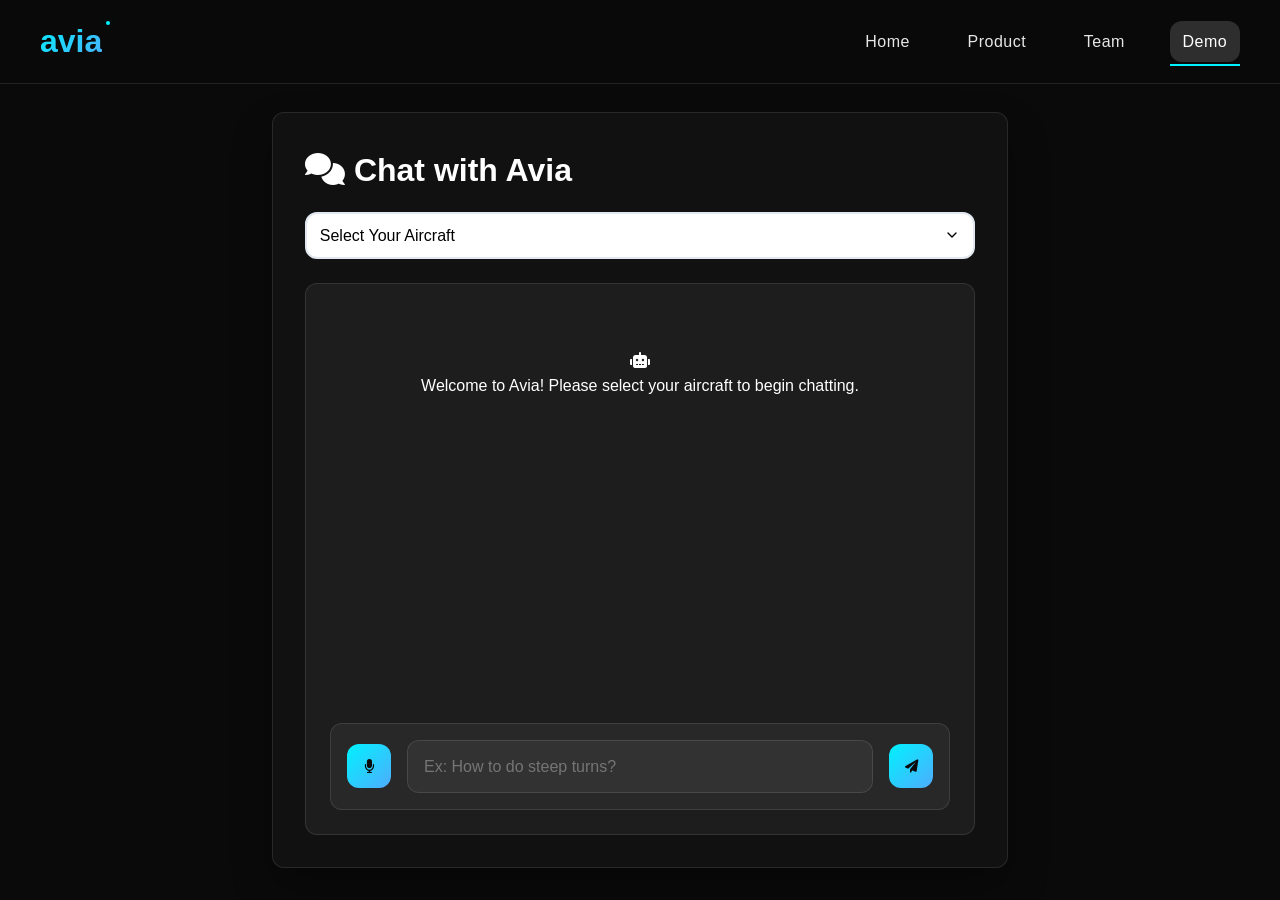
<file: avia-web/index.html>
<!DOCTYPE html>
<html lang="en">
<head>
    <meta charset="UTF-8">
    <meta name="viewport" content="width=device-width, initial-scale=1.0">
    <title>Avia - Chat Interface</title>
    <link rel="stylesheet" href="../styles.css">
    <link rel="stylesheet" href="styles.css">
    <link rel="stylesheet" href="https://cdnjs.cloudflare.com/ajax/libs/font-awesome/6.0.0/css/all.min.css">
</head>
<body>
    <nav>
        <div class="container">
            <div class="logo">avia<span class="logo-dot"></span></div>
            <div class="nav-links">
                <a href="../index.html">Home</a>
                <a href="../product.html">Product</a>
                <a href="../team.html">Team</a>
                <a href="index.html" class="active">Demo</a>
            </div>
            <button class="mobile-menu-btn">
                <span></span>
                <span></span>
                <span></span>
            </button>
        </div>
    </nav>

    <main>
        <div class="llm-section">
            <div class="header-section">
                <h1><i class="fas fa-comments"></i> Chat with Avia</h1>
                <div class="aircraft-selection">
                    <select id="aircraftSelect" onchange="selectAircraft(this.value)" class="aircraft-dropdown">
                        <option value="" disabled selected>Select Your Aircraft</option>
                        <option value="C172">Cessna 172</option>
                        <option value="SR22">Cirrus SR20/SR22</option>
                    </select>
                </div>
            </div>

            <div class="chat-interface">
                <div class="chat-messages" id="chat-messages">
                    <div class="welcome-message">
                        <i class="fas fa-robot robot-icon"></i>
                        <p>Welcome to Avia! Please select your aircraft to begin chatting.</p>
                    </div>
                </div>
                <div class="input-area">
                    <button id="recordButton" class="record-btn" title="Start Recording">
                        <i class="fas fa-microphone"></i>
                    </button>
                    <input type="text" id="textInput" placeholder="Ex: How to do steep turns?">
                    <button onclick="sendMessage()" class="send-btn" title="Send Message">
                        <i class="fas fa-paper-plane"></i>
                    </button>
                </div>
            </div>
        </div>
    </main>

    <script src="script.js"></script>
</body>
</html>
</file>
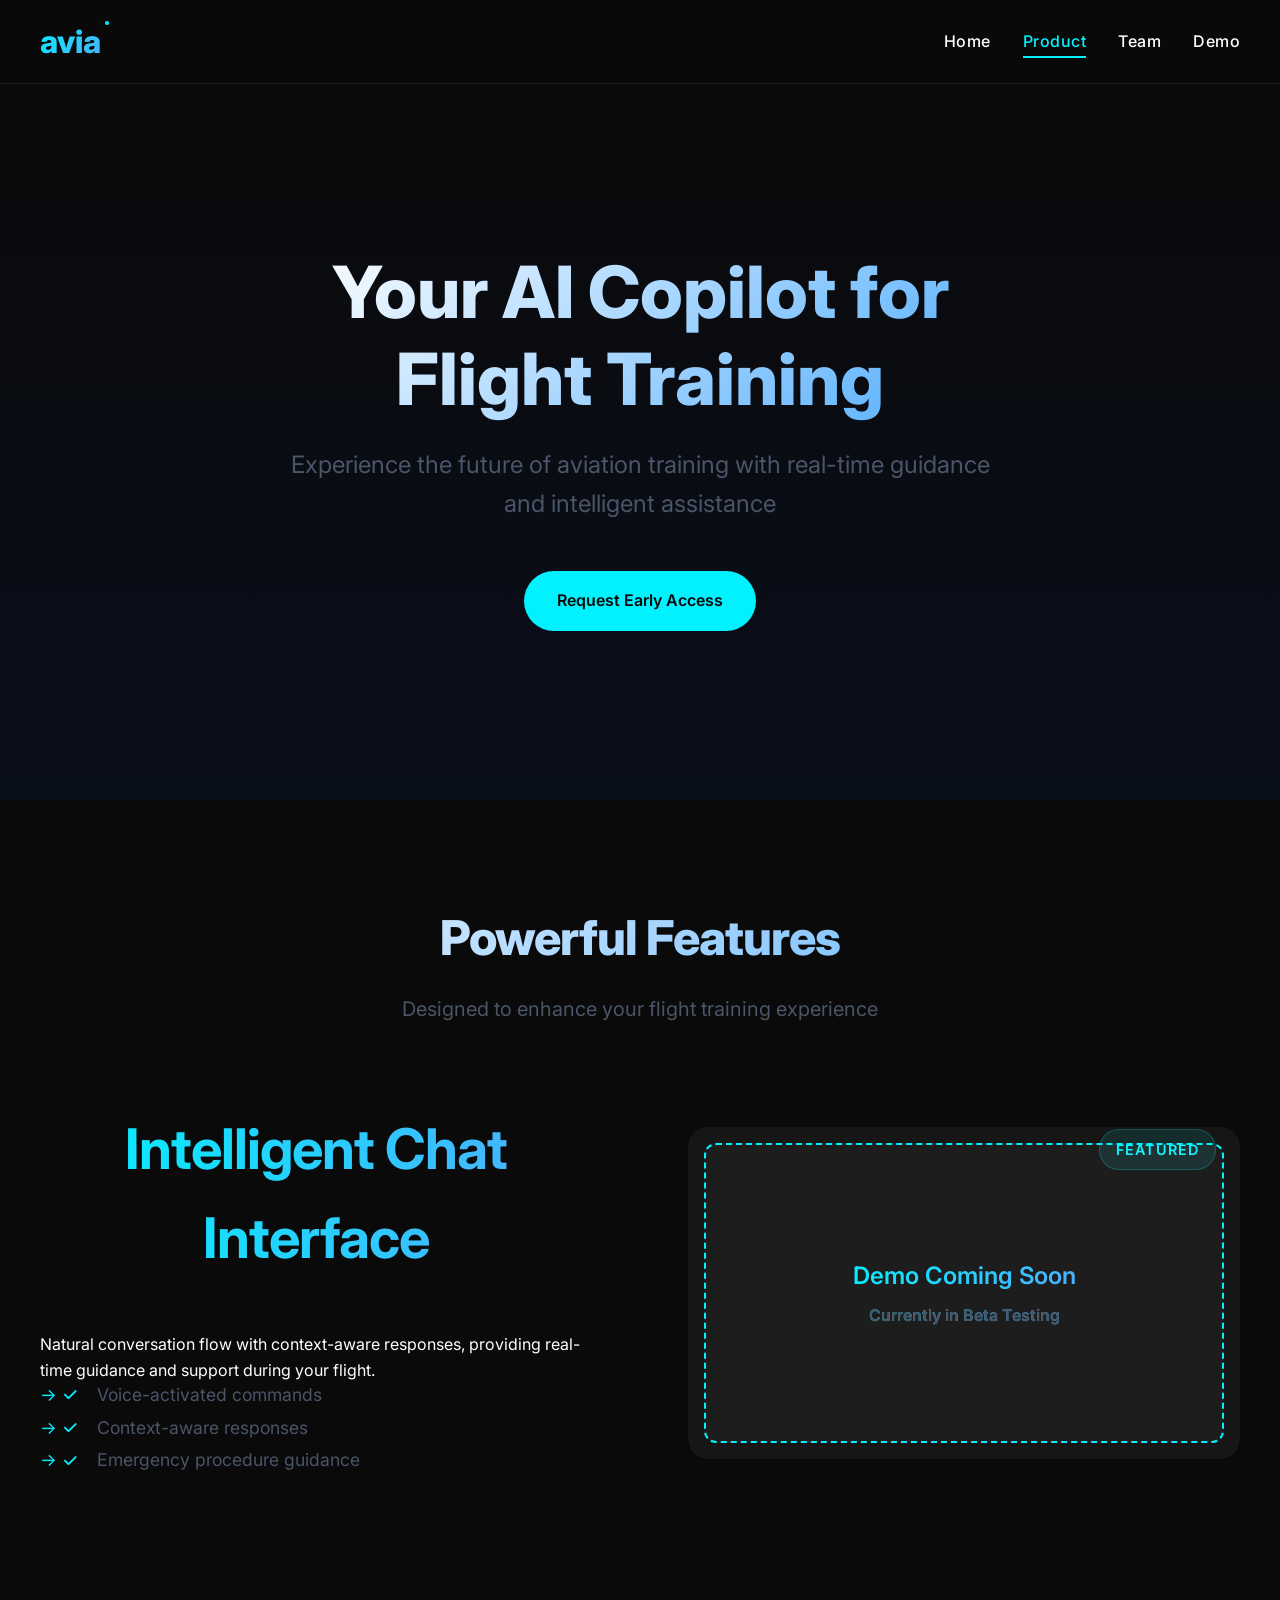
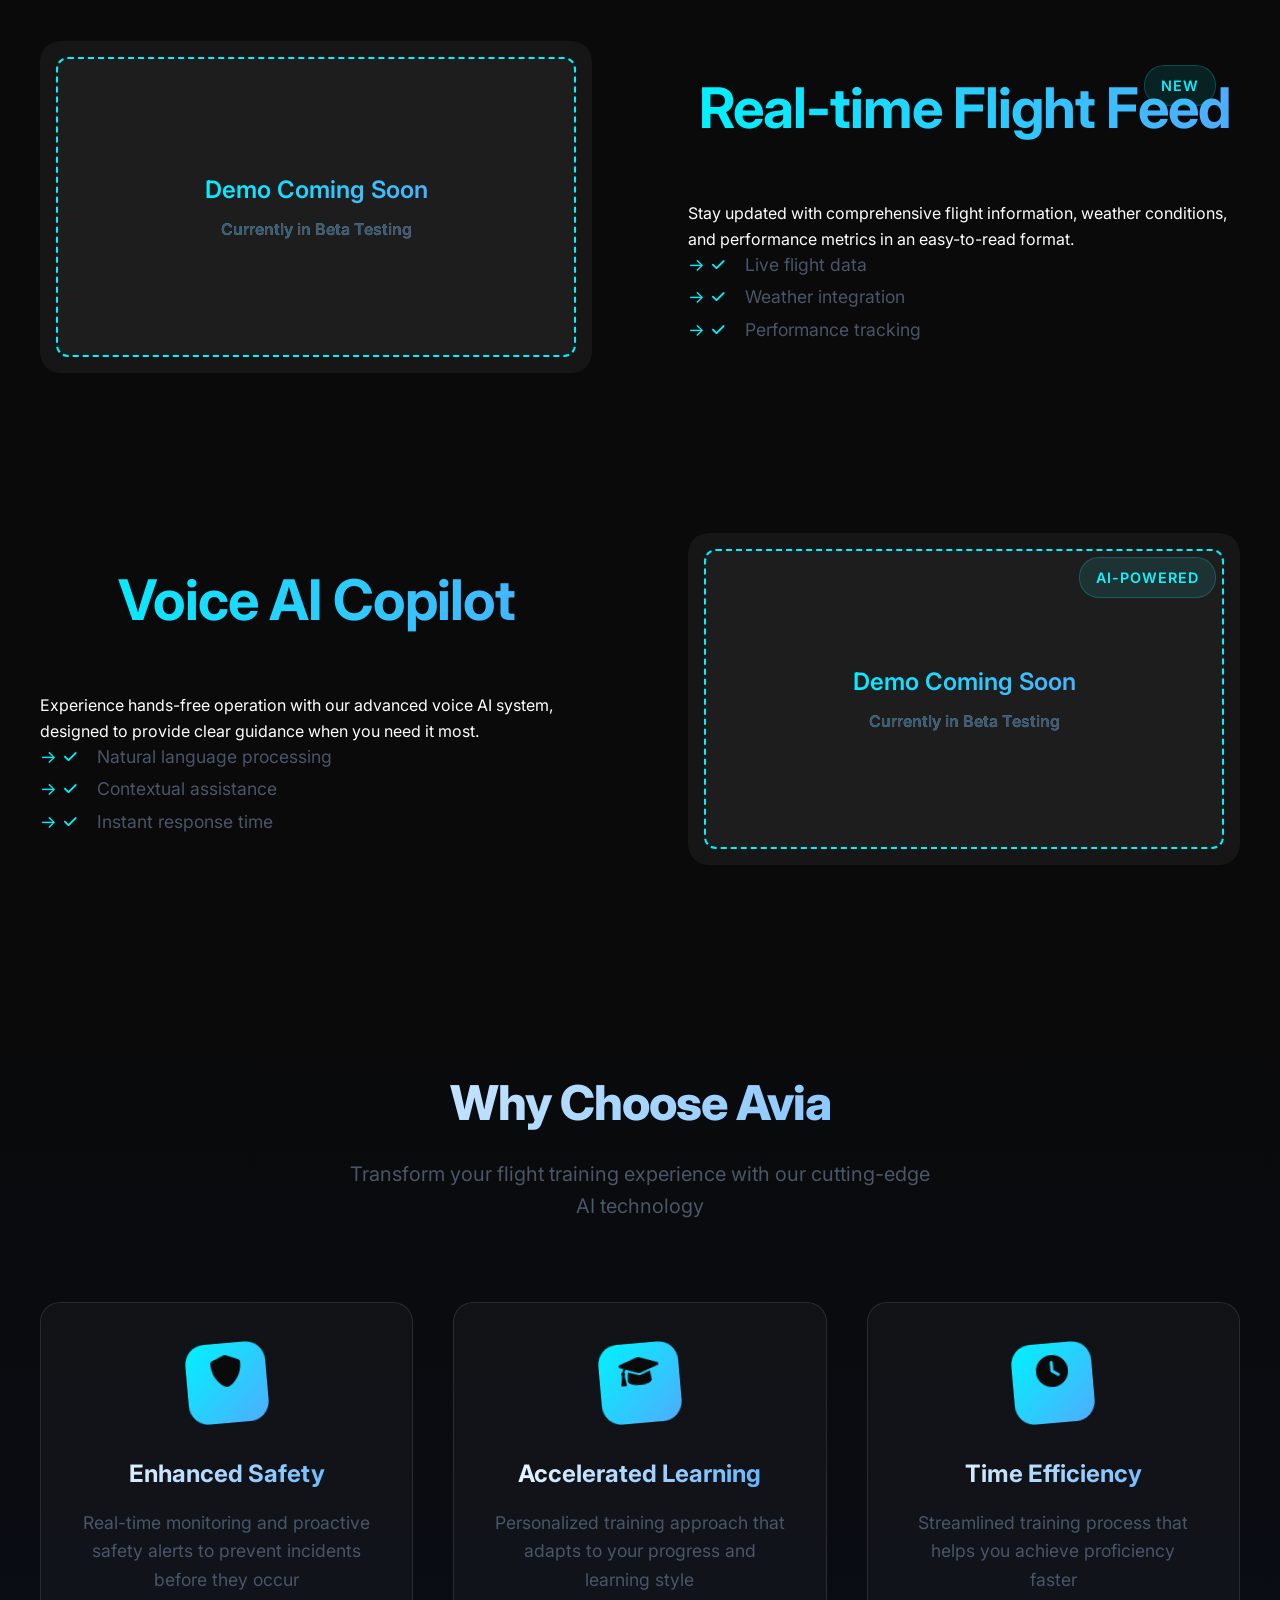
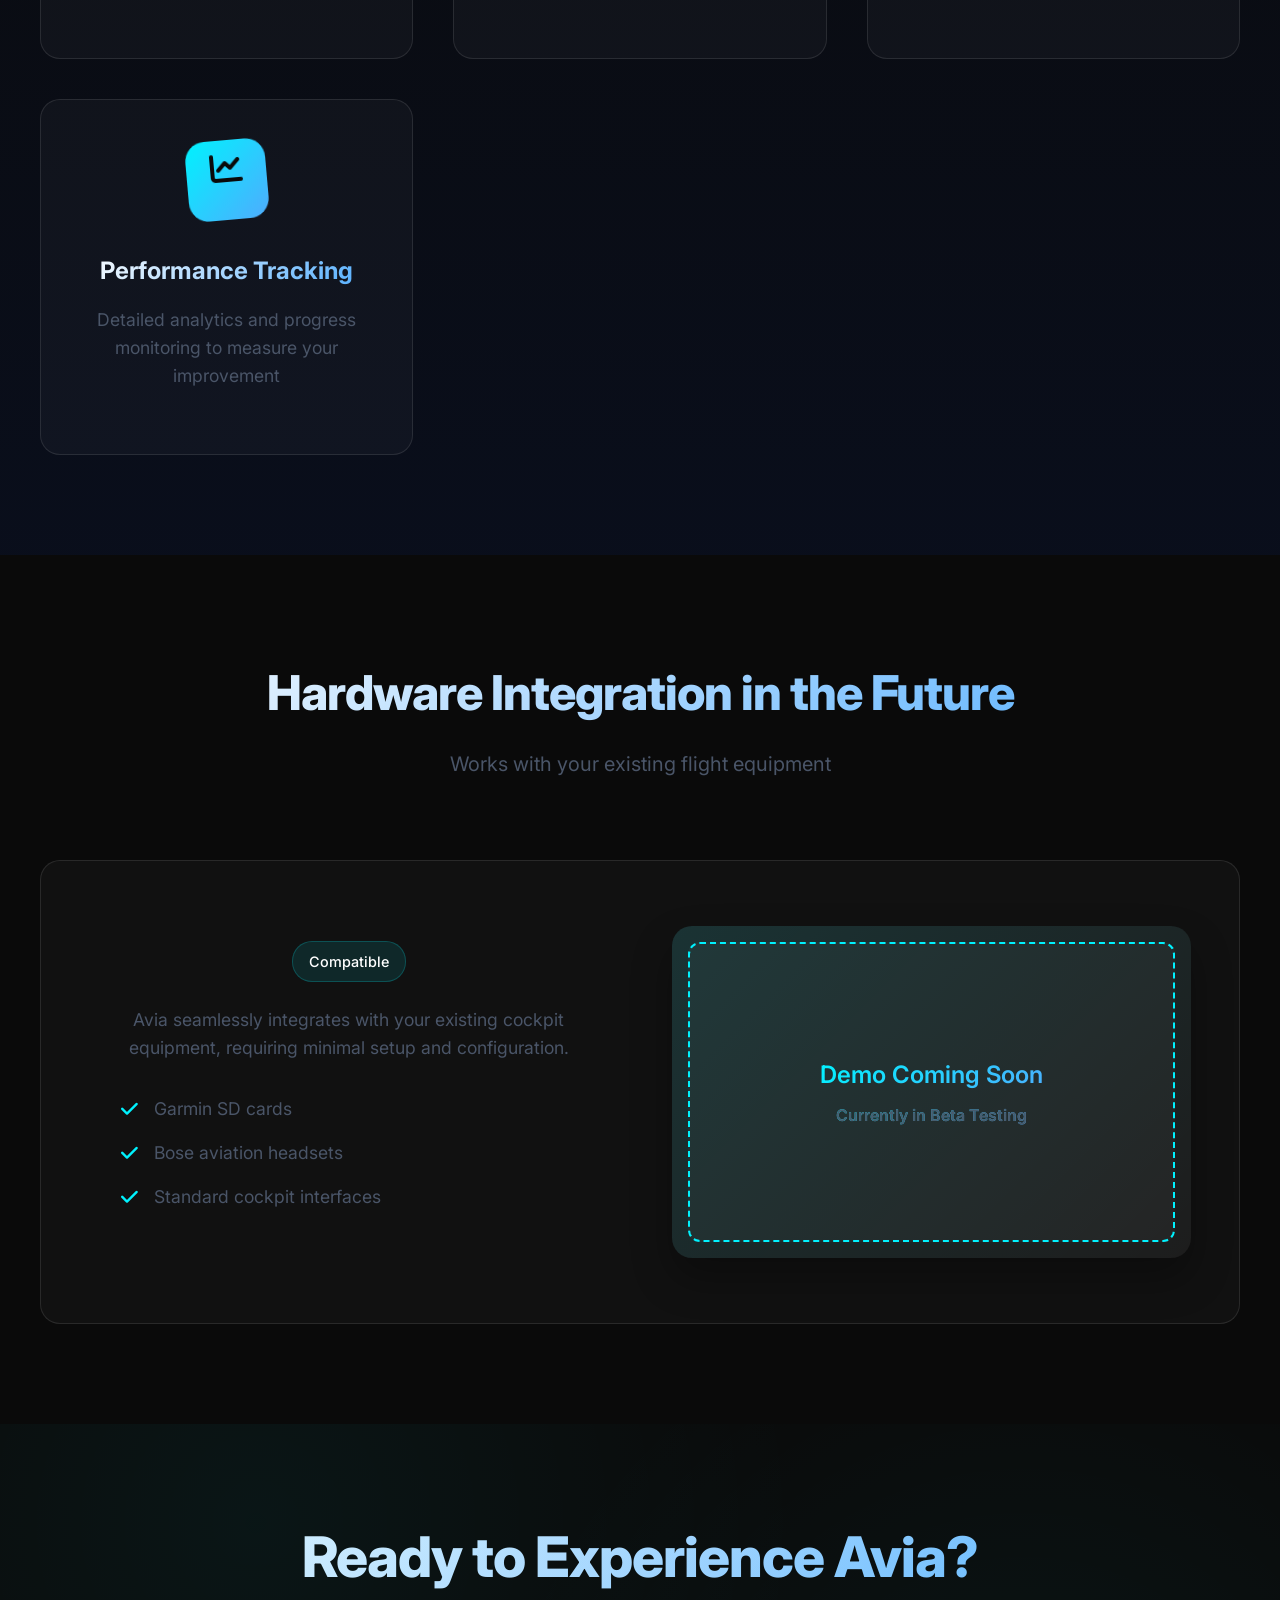
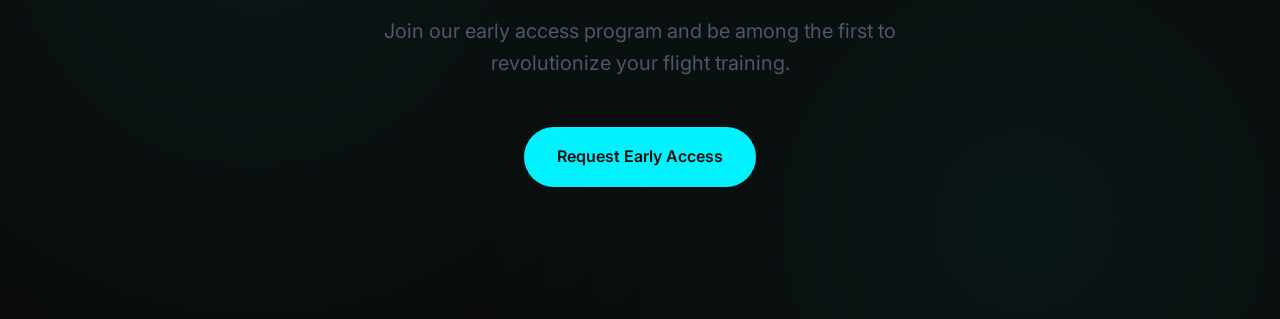
<file: product.html>
<!DOCTYPE html>
<html lang="en">
<head>
    <meta charset="UTF-8">
    <meta name="viewport" content="width=device-width, initial-scale=1.0">
    <meta name="description" content="Explore Avia's intelligent features and seamless interface designed for modern flight training.">
    <meta name="keywords" content="Avia features, flight assistant, pilot training, aviation AI">
    
    <title>Avia - Product Features</title>
    <link rel="stylesheet" href="styles.css">
    <link rel="stylesheet" href="https://cdnjs.cloudflare.com/ajax/libs/font-awesome/6.0.0/css/all.min.css">
    <link href="https://fonts.googleapis.com/css2?family=Inter:wght@400;500;600;700;800&display=swap" rel="stylesheet">
</head>
<body>
    <nav>
        <div class="container">
            <div class="logo">avia<span class="logo-dot"></span></div>
            <div class="nav-links">
                <a href="index.html">Home</a>
                <a href="product.html" class="active">Product</a>
                <a href="team.html">Team</a>
                <a href="avia-web/index.html">Demo</a>
            </div>
            <button class="mobile-menu-btn">
                <span></span>
                <span></span>
                <span></span>
            </button>
        </div>
    </nav>

    <main class="product-page">
        <section class="product-hero">
            <div class="container">
                <h1>Your AI Copilot for<br>Flight Training</h1>
                <p class="subtitle">Experience the future of aviation training with real-time guidance<br>and intelligent assistance</p>
                <div class="hero-cta">
                    <a href="https://docs.google.com/forms/d/e/1FAIpQLScVtgJxm91FdbN2bigTpEXN6vQNNqcSUS-nsniq7AO4pBdgMA/viewform?usp=header" class="cta-button">Request Early Access</a>
                </div>
            </div>
        </section>

        <section id="features" class="demo-features">
            <div class="container">
                <div class="section-header">
                    <h2>Powerful Features</h2>
                    <p class="section-description">Designed to enhance your flight training experience</p>
                </div>
                
                <div class="feature-block">
                    <div class="feature-content">
                        <div class="feature-badge">Featured</div>
                        <h2>Intelligent Chat Interface</h2>
                        <p>Natural conversation flow with context-aware responses, providing real-time guidance and support during your flight.</p>
                        <ul class="feature-list">
                            <li><i class="fas fa-check"></i> Voice-activated commands</li>
                            <li><i class="fas fa-check"></i> Context-aware responses</li>
                            <li><i class="fas fa-check"></i> Emergency procedure guidance</li>
                        </ul>
                    </div>
                    <div class="feature-video">
                        <div class="video-wrapper">
                            <div class="coming-soon-placeholder">
                                <p>Demo Coming Soon</p>
                                <p class="beta-text">Currently in Beta Testing</p>
                            </div>
                        </div>
                    </div>
                </div>

                <div class="feature-block reverse">
                    <div class="feature-content">
                        <div class="feature-badge">New</div>
                        <h2>Real-time Flight Feed</h2>
                        <p>Stay updated with comprehensive flight information, weather conditions, and performance metrics in an easy-to-read format.</p>
                        <ul class="feature-list">
                            <li><i class="fas fa-check"></i> Live flight data</li>
                            <li><i class="fas fa-check"></i> Weather integration</li>
                            <li><i class="fas fa-check"></i> Performance tracking</li>
                        </ul>
                    </div>
                    <div class="feature-video">
                        <div class="video-wrapper">
                            <div class="coming-soon-placeholder">
                                <p>Demo Coming Soon</p>
                                <p class="beta-text">Currently in Beta Testing</p>
                            </div>
                        </div>
                    </div>
                </div>

                <div class="feature-block">
                    <div class="feature-content">
                        <div class="feature-badge">AI-Powered</div>
                        <h2>Voice AI Copilot</h2>
                        <p>Experience hands-free operation with our advanced voice AI system, designed to provide clear guidance when you need it most.</p>
                        <ul class="feature-list">
                            <li><i class="fas fa-check"></i> Natural language processing</li>
                            <li><i class="fas fa-check"></i> Contextual assistance</li>
                            <li><i class="fas fa-check"></i> Instant response time</li>
                        </ul>
                    </div>
                    <div class="feature-video">
                        <div class="video-wrapper">
                            <div class="coming-soon-placeholder">
                                <p>Demo Coming Soon</p>
                                <p class="beta-text">Currently in Beta Testing</p>
                            </div>
                        </div>
                    </div>
                </div>
            </div>
        </section>

        <section class="key-benefits">
            <div class="container">
                <div class="section-header">
                    <h2>Why Choose Avia</h2>
                    <p class="section-description">Transform your flight training experience with our cutting-edge AI technology</p>
                </div>
                
                <div class="benefits-grid">
                    <div class="benefit-card">
                        <div class="benefit-icon">
                            <i class="fas fa-shield-alt"></i>
                        </div>
                        <h3>Enhanced Safety</h3>
                        <p>Real-time monitoring and proactive safety alerts to prevent incidents before they occur</p>
                    </div>

                    <div class="benefit-card">
                        <div class="benefit-icon">
                            <i class="fas fa-graduation-cap"></i>
                        </div>
                        <h3>Accelerated Learning</h3>
                        <p>Personalized training approach that adapts to your progress and learning style</p>
                    </div>

                    <div class="benefit-card">
                        <div class="benefit-icon">
                            <i class="fas fa-clock"></i>
                        </div>
                        <h3>Time Efficiency</h3>
                        <p>Streamlined training process that helps you achieve proficiency faster</p>
                    </div>

                    <div class="benefit-card">
                        <div class="benefit-icon">
                            <i class="fas fa-chart-line"></i>
                        </div>
                        <h3>Performance Tracking</h3>
                        <p>Detailed analytics and progress monitoring to measure your improvement</p>
                    </div>
                </div>
            </div>
        </section>

        <section class="hardware-integration">
            <div class="container">
                <div class="section-header">
                    <h2>Hardware Integration in the Future</h2>
                    <p class="section-description">Works with your existing flight equipment</p>
                </div>
                
                <div class="integration-features">
                    <div class="integration-item">
                        <div class="integration-content">
                            <span class="integration-badge">Compatible</span>
                            <p>Avia seamlessly integrates with your existing cockpit equipment, requiring minimal setup and configuration.</p>
                            <ul class="integration-list">
                                <li><i class="fas fa-check"></i> Garmin SD cards</li>
                                <li><i class="fas fa-check"></i> Bose aviation headsets</li>
                                <li><i class="fas fa-check"></i> Standard cockpit interfaces</li>
                            </ul>
                        </div>
                        <div class="video-wrapper">
                            <div class="coming-soon-placeholder">
                                <p>Demo Coming Soon</p>
                                <p class="beta-text">Currently in Beta Testing</p>
                            </div>
                            <div class="video-overlay"></div>
                        </div>
                    </div>
                </div>
            </div>
        </section>

        <section class="cta-section">
            <div class="cta-pattern"></div>
            <h2>Ready to Experience Avia?</h2>
            <p>Join our early access program and be among the first to revolutionize your flight training.</p>
            <div class="cta-buttons">
                <a href="https://docs.google.com/forms/d/e/1FAIpQLScVtgJxm91FdbN2bigTpEXN6vQNNqcSUS-nsniq7AO4pBdgMA/viewform?usp=header" class="cta-button">Request Early Access</a>
            </div>
        </div>
    </main>

    <script src="script.js"></script>
</body>
</html>
</file>
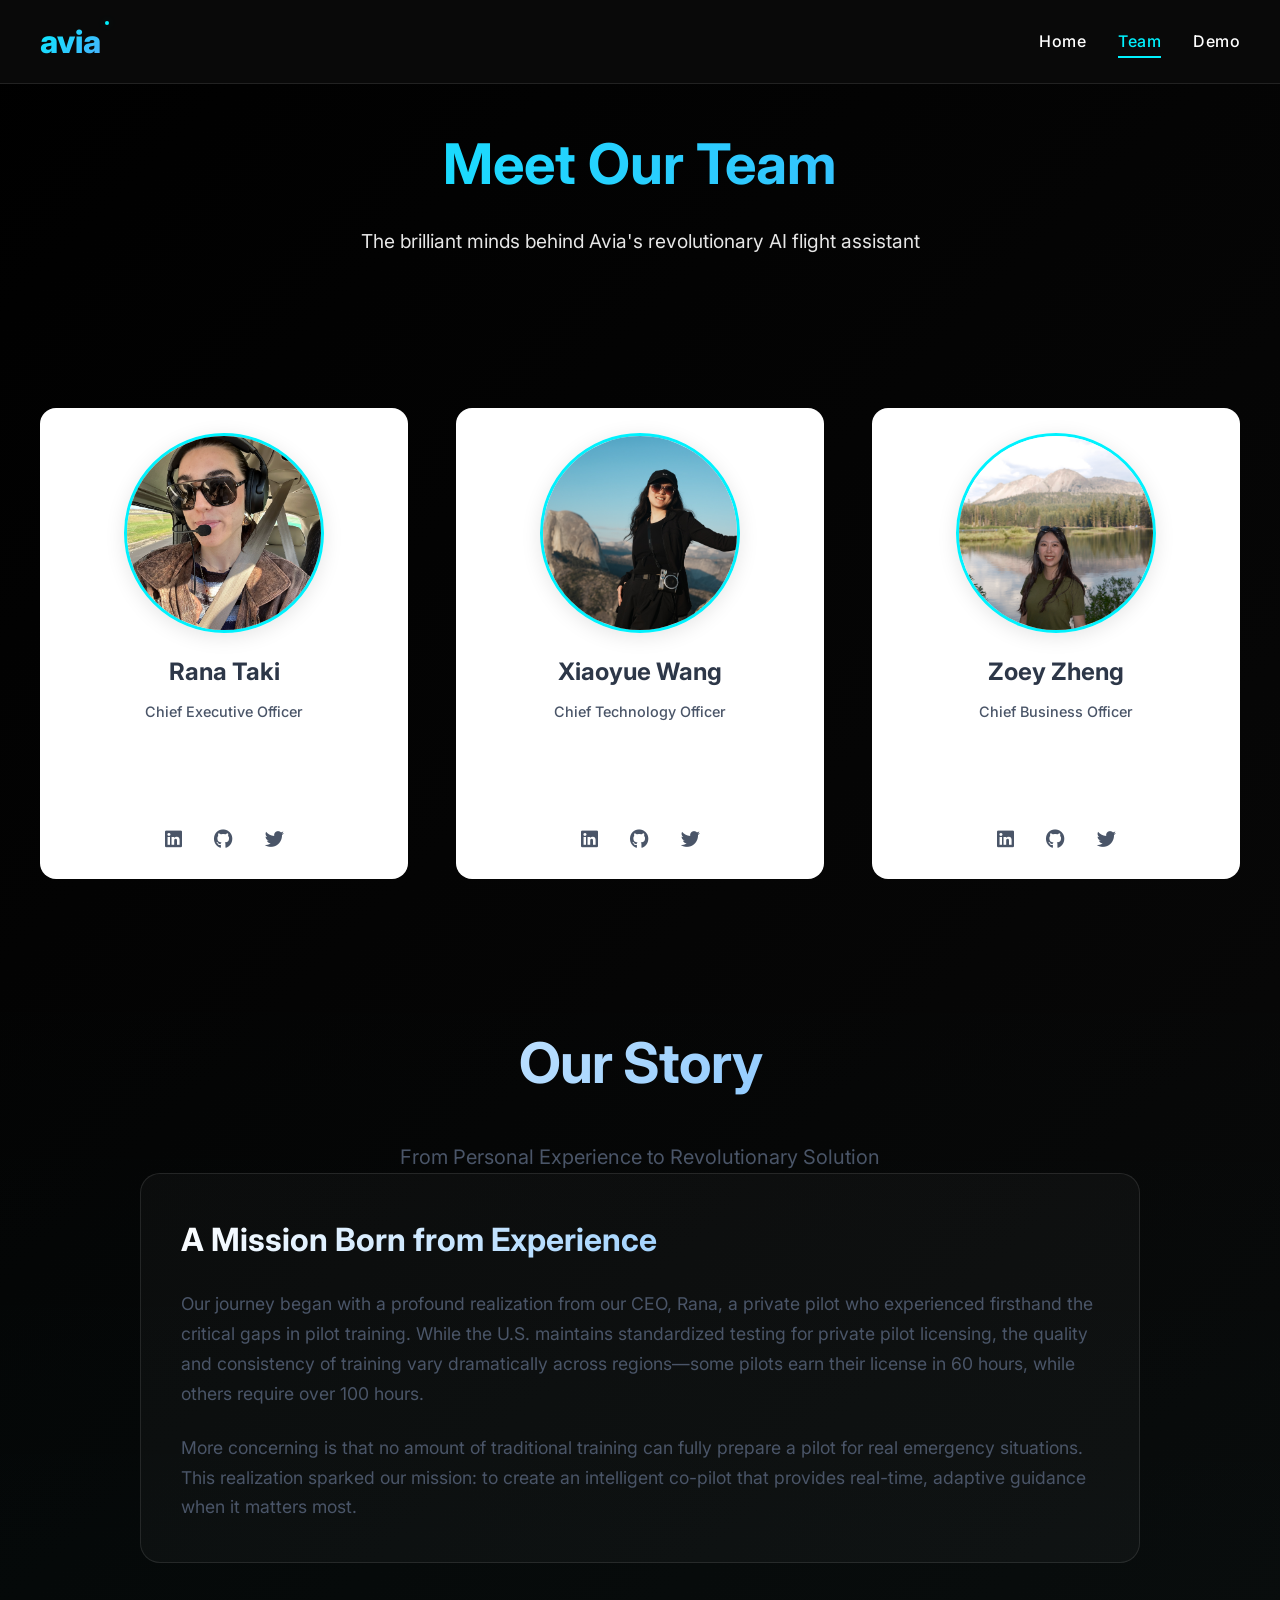
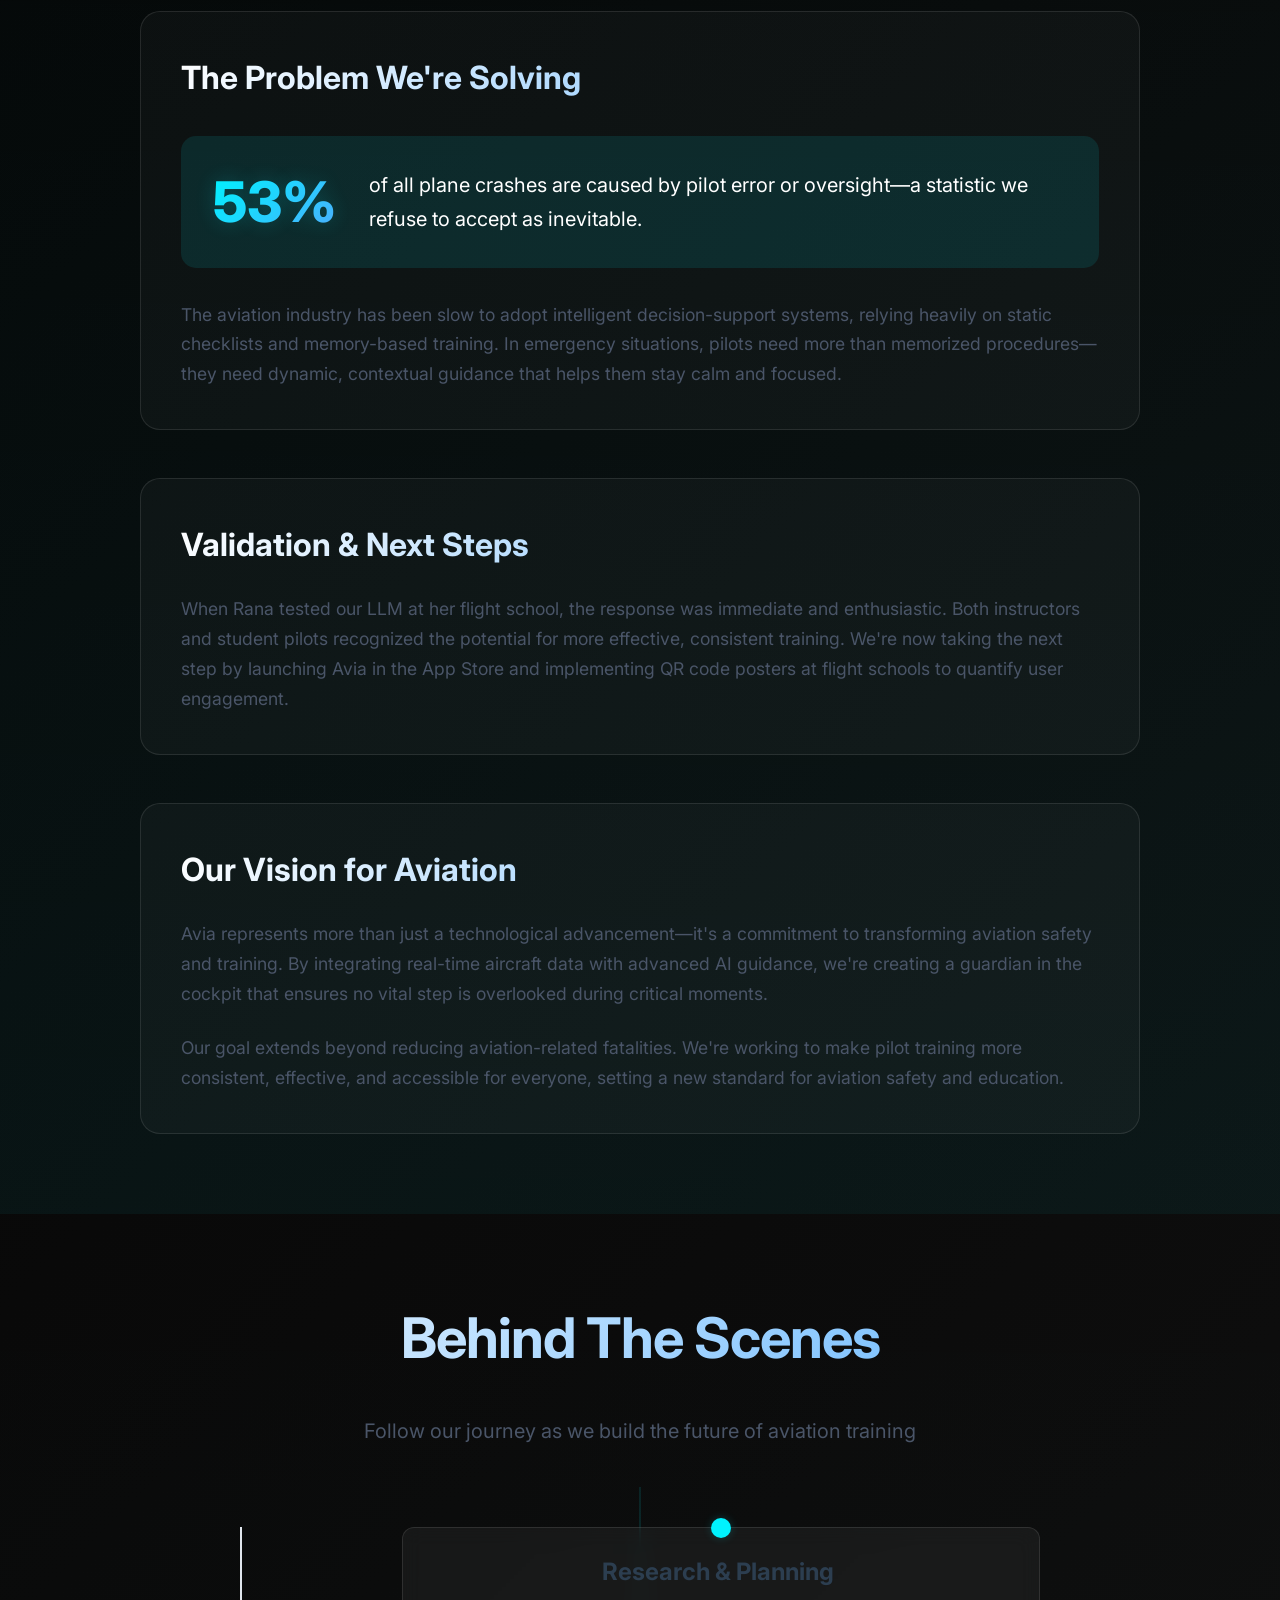
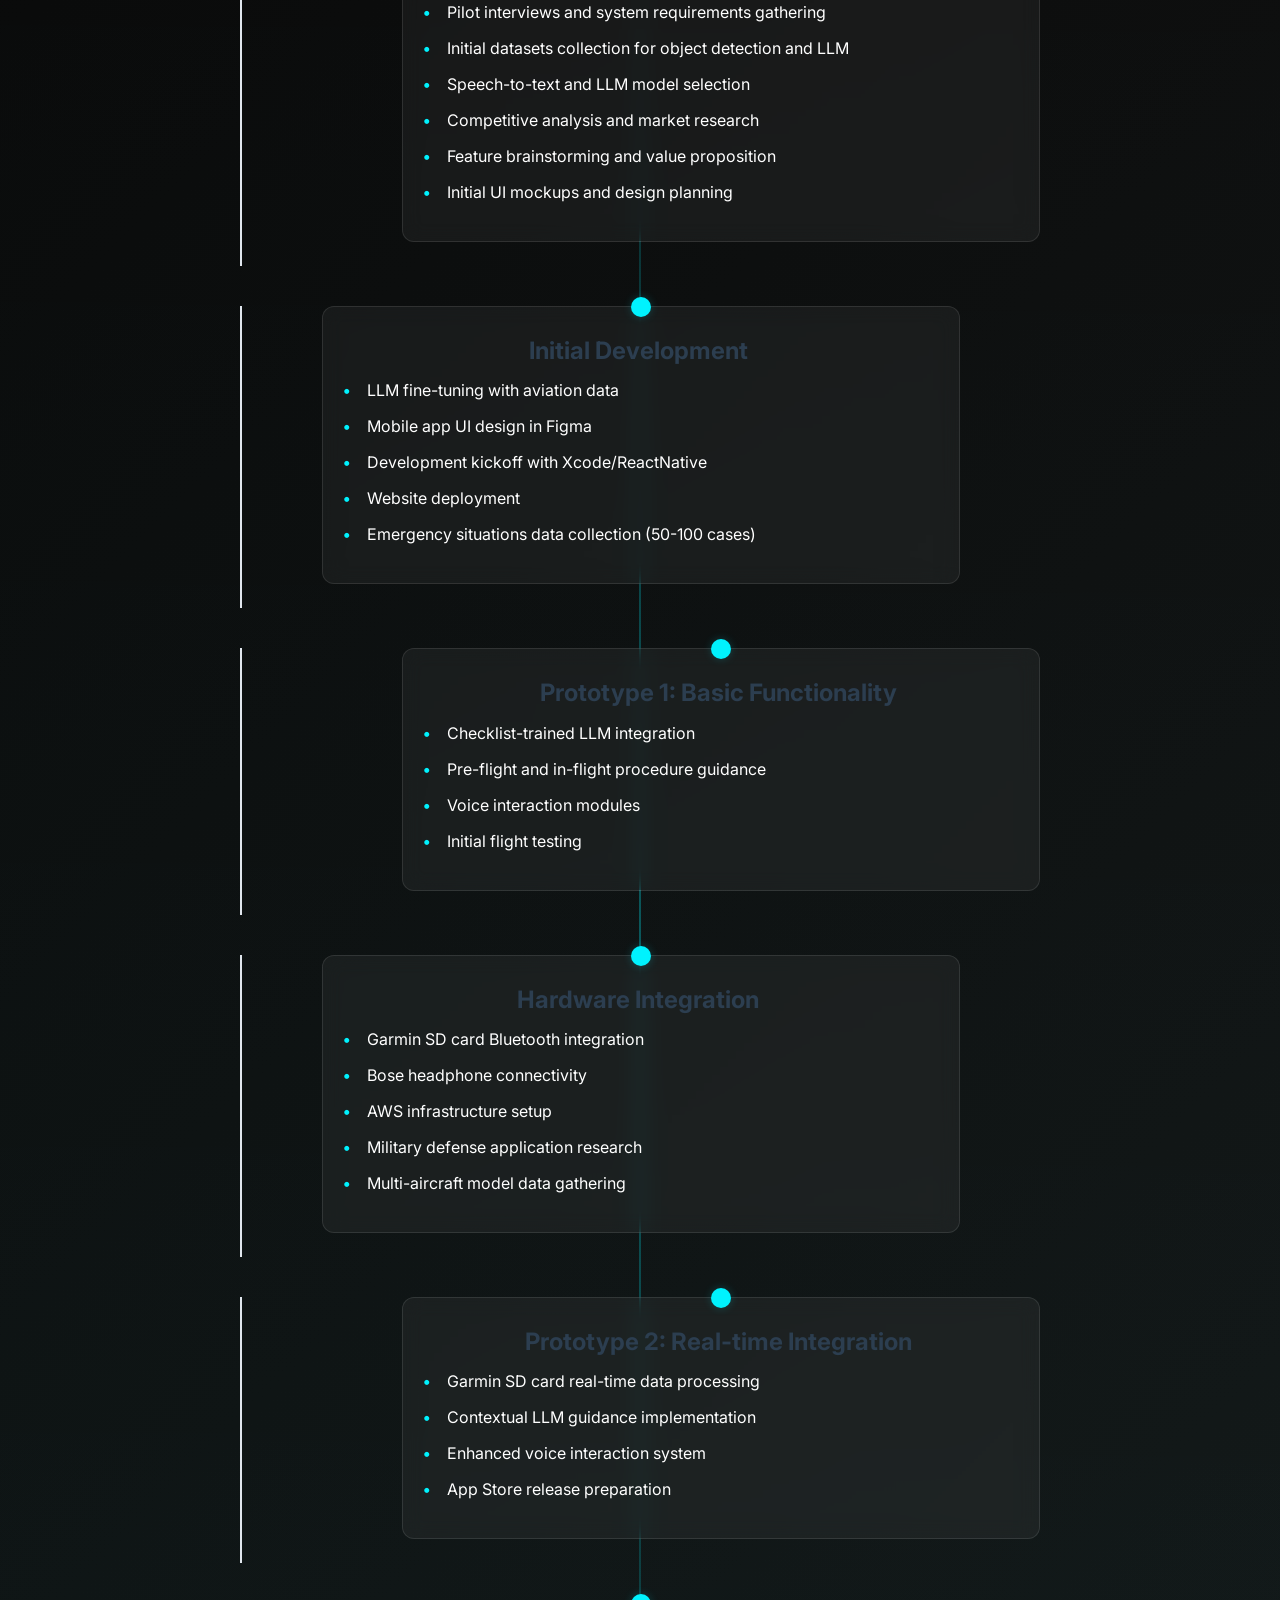
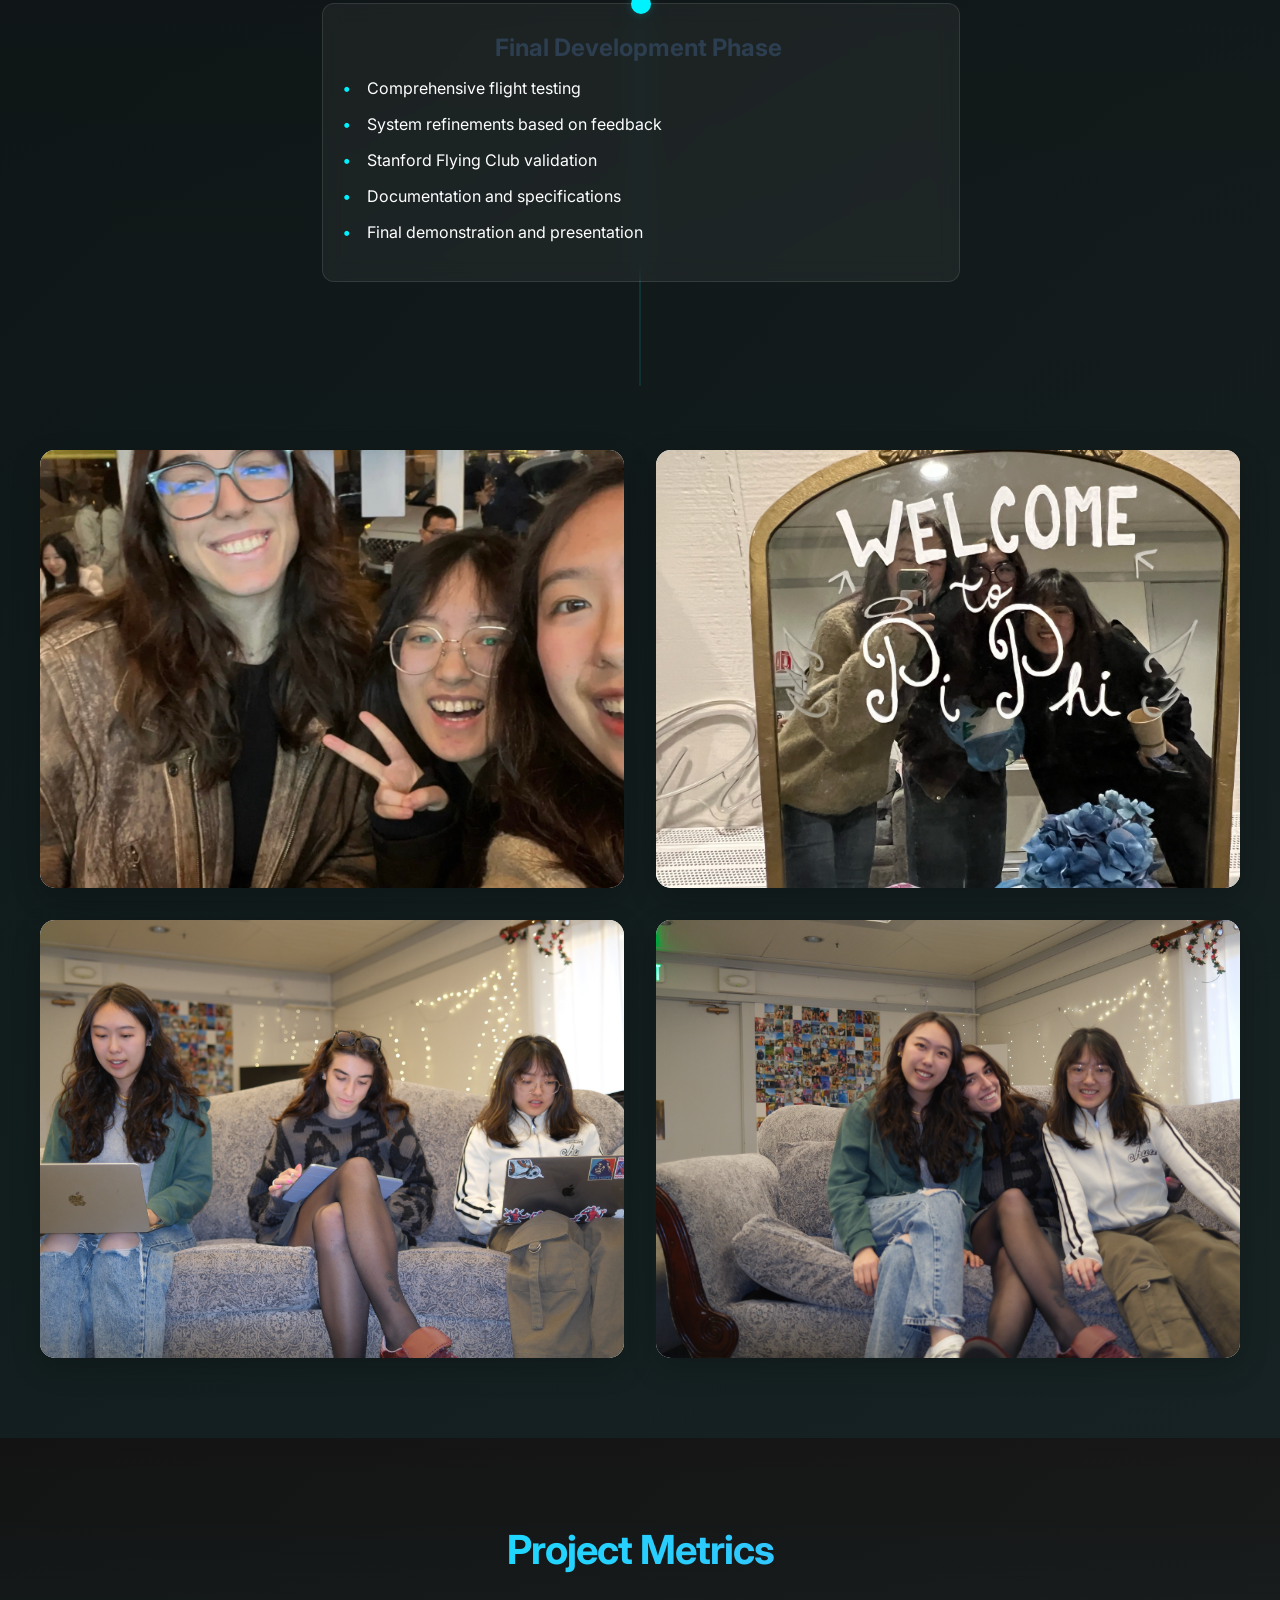
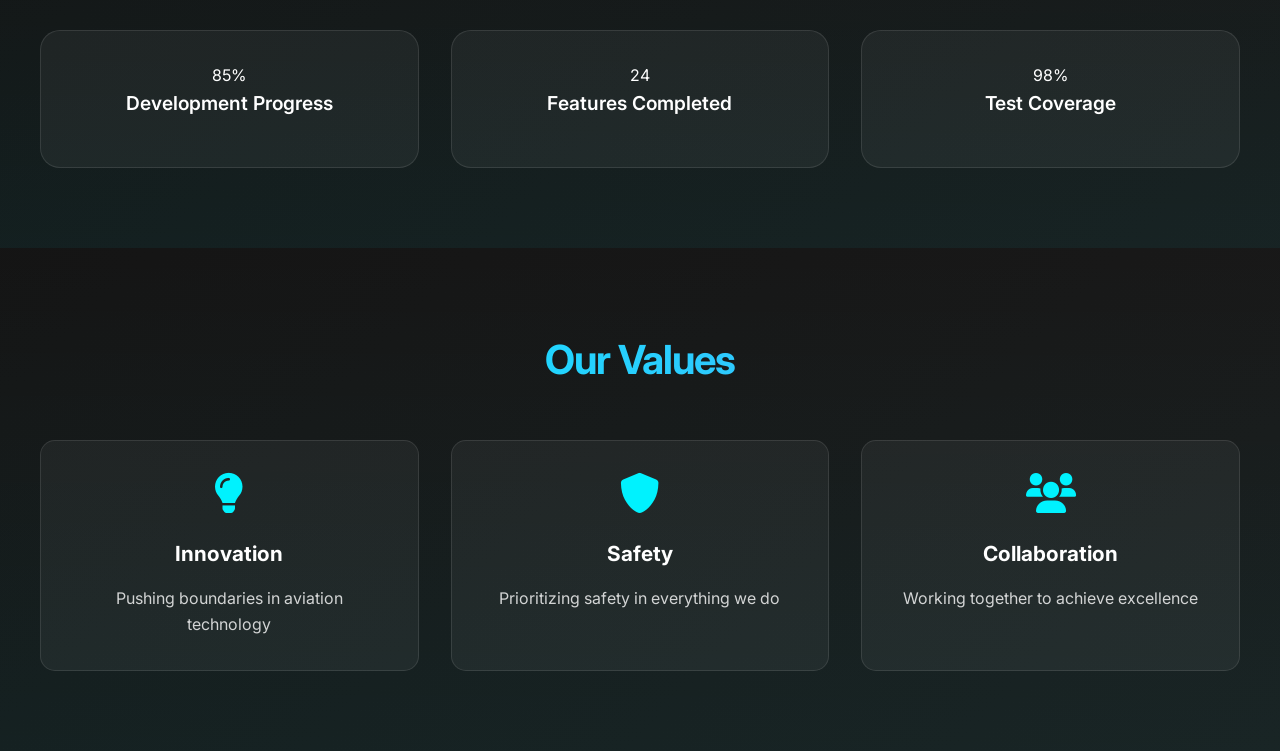
<file: team.html>
<!DOCTYPE html>
<html lang="en">
<head>
    <meta charset="UTF-8">
    <meta name="viewport" content="width=device-width, initial-scale=1.0">
    <title>Avia - Our Team</title>
    <link rel="stylesheet" href="styles.css">
    <link rel="stylesheet" href="https://cdnjs.cloudflare.com/ajax/libs/font-awesome/6.0.0/css/all.min.css">
    <link href="https://fonts.googleapis.com/css2?family=Inter:wght@400;500;600;700;800&display=swap" rel="stylesheet">
</head>
<body>
    <nav>
        <div class="container">
            <div class="logo">avia<span class="logo-dot"></span></div>
            <button type="button" class="mobile-menu-btn" aria-label="Menu">
                <span></span>
                <span></span>
                <span></span>
            </button>
            <div class="nav-links">
                <a href="index.html">Home</a>
                <a href="team.html" class="active">Team</a>
                <a href="https://dpwxy.github.io/avia-agent.github.io/">Demo</a>
            </div>
        </div>
    </nav>

    <main class="team-page">
        <section class="team-hero">
            <div class="container">
                <h1>Meet Our Team</h1>
                <p class="subtitle">The brilliant minds behind Avia's revolutionary AI flight assistant</p>
            </div>
        </section>

        <section class="team-members">
            <div class="container">
                <div class="team-grid">
                    <div class="team-member">
                        <div class="member-image">
                            <img src="assets/profiles/rana.jpg" alt="Rana Taki">
                        </div>
                        <div class="member-info">
                            <h3>Rana Taki</h3>
                            <span class="role">Chief Executive Officer</span>
                            <p>Leading Avia's vision and strategy to revolutionize aviation safety through AI innovation.</p>
                            <div class="social-links">
                                <a href="https://www.linkedin.com/in/rana-taki-76725b192/" target="_blank"><i class="fab fa-linkedin"></i></a>
                                <a href="https://github.com/ranataki" target="_blank"><i class="fab fa-github"></i></a>
                                <a href="#" target="_blank"><i class="fab fa-twitter"></i></a>
                            </div>
                        </div>
                    </div>

                    <div class="team-member">
                        <div class="member-image">
                            <img src="assets/profiles/xiaoyue.jpg" alt="Xiaoyue Wang">
                        </div>
                        <div class="member-info">
                            <h3>Xiaoyue Wang</h3>
                            <span class="role">Chief Technology Officer</span>
                            <p>Architecting Avia's cutting-edge AI technology and leading technical innovation.</p>
                            <div class="social-links">
                                <a href="https://www.linkedin.com/in/xiaoyue-wang-611029232/" target="_blank"><i class="fab fa-linkedin"></i></a>
                                <a href="https://github.com/DPWXY" target="_blank"><i class="fab fa-github"></i></a>
                                <a href="#" target="_blank"><i class="fab fa-twitter"></i></a>
                            </div>
                        </div>
                    </div>

                    <div class="team-member">
                        <div class="member-image">
                            <img src="assets/profiles/zoey.jpg" alt="Zoey Zheng">
                        </div>
                        <div class="member-info">
                            <h3>Zoey Zheng</h3>
                            <span class="role">Chief Business Officer</span>
                            <p>Driving Avia's business development and strategic partnerships to expand our reach.</p>
                            <div class="social-links">
                                <a href="https://www.linkedin.com/in/zoey-zheng-stanford/" target="_blank"><i class="fab fa-linkedin"></i></a>
                                <a href="https://github.com/zoeyyyzheng" target="_blank"><i class="fab fa-github"></i></a>
                                <a href="#" target="_blank"><i class="fab fa-twitter"></i></a>
                            </div>
                        </div>
                    </div>
                </div>
            </div>
        </section>

        <section class="team-story">
            <div class="container">
                <h2>Our Story</h2>
                <p class="section-description">From Personal Experience to Revolutionary Solution</p>
                
                <div class="story-content">
                    <div class="origin-story">
                        <h3>A Mission Born from Experience</h3>
                        <p>Our journey began with a profound realization from our CEO, Rana, a private pilot who experienced firsthand the critical gaps in pilot training. While the U.S. maintains standardized testing for private pilot licensing, the quality and consistency of training vary dramatically across regions—some pilots earn their license in 60 hours, while others require over 100 hours.</p>
                        <p>More concerning is that no amount of traditional training can fully prepare a pilot for real emergency situations. This realization sparked our mission: to create an intelligent co-pilot that provides real-time, adaptive guidance when it matters most.</p>
                    </div>

                    <div class="problem-validation">
                        <h3>The Problem We're Solving</h3>
                        <div class="stat-highlight">
                            <span class="stat-number">53%</span>
                            <p>of all plane crashes are caused by pilot error or oversight—a statistic we refuse to accept as inevitable.</p>
                        </div>
                        <p>The aviation industry has been slow to adopt intelligent decision-support systems, relying heavily on static checklists and memory-based training. In emergency situations, pilots need more than memorized procedures—they need dynamic, contextual guidance that helps them stay calm and focused.</p>
                    </div>

                    <div class="market-validation">
                        <h3>Validation & Next Steps</h3>
                        <p>When Rana tested our LLM at her flight school, the response was immediate and enthusiastic. Both instructors and student pilots recognized the potential for more effective, consistent training. We're now taking the next step by launching Avia in the App Store and implementing QR code posters at flight schools to quantify user engagement.</p>
                    </div>

                    <div class="vision-impact">
                        <h3>Our Vision for Aviation</h3>
                        <p>Avia represents more than just a technological advancement—it's a commitment to transforming aviation safety and training. By integrating real-time aircraft data with advanced AI guidance, we're creating a guardian in the cockpit that ensures no vital step is overlooked during critical moments.</p>
                        <p>Our goal extends beyond reducing aviation-related fatalities. We're working to make pilot training more consistent, effective, and accessible for everyone, setting a new standard for aviation safety and education.</p>
                    </div>
                </div>
            </div>
        </section>

        <section class="project-timeline">
            <div class="container">
                <h2>Behind The Scenes</h2>
                <p class="section-description">Follow our journey as we build the future of aviation training</p>
                <div class="timeline-wrapper">
                    <div class="timeline">
                        <div class="timeline-item">
                            <div class="timeline-content">
                                <h3>Research & Planning</h3>
                                <ul class="timeline-list">
                                    <li>Pilot interviews and system requirements gathering</li>
                                    <li>Initial datasets collection for object detection and LLM</li>
                                    <li>Speech-to-text and LLM model selection</li>
                                    <li>Competitive analysis and market research</li>
                                    <li>Feature brainstorming and value proposition</li>
                                    <li>Initial UI mockups and design planning</li>
                                </ul>
                            </div>
                        </div>

                        <div class="timeline-item">
                            <div class="timeline-content">
                                <h3>Initial Development</h3>
                                <ul class="timeline-list">
                                    <li>LLM fine-tuning with aviation data</li>
                                    <li>Mobile app UI design in Figma</li>
                                    <li>Development kickoff with Xcode/ReactNative</li>
                                    <li>Website deployment</li>
                                    <li>Emergency situations data collection (50-100 cases)</li>
                                </ul>
                            </div>
                        </div>

                        <div class="timeline-item">
                            <div class="timeline-content">
                                <h3>Prototype 1: Basic Functionality</h3>
                                <ul class="timeline-list">
                                    <li>Checklist-trained LLM integration</li>
                                    <li>Pre-flight and in-flight procedure guidance</li>
                                    <li>Voice interaction modules</li>
                                    <li>Initial flight testing</li>
                                </ul>
                            </div>
                        </div>

                        <div class="timeline-item">
                            <div class="timeline-content">
                                <h3>Hardware Integration</h3>
                                <ul class="timeline-list">
                                    <li>Garmin SD card Bluetooth integration</li>
                                    <li>Bose headphone connectivity</li>
                                    <li>AWS infrastructure setup</li>
                                    <li>Military defense application research</li>
                                    <li>Multi-aircraft model data gathering</li>
                                </ul>
                            </div>
                        </div>

                        <div class="timeline-item">
                            <div class="timeline-content">
                                <h3>Prototype 2: Real-time Integration</h3>
                                <ul class="timeline-list">
                                    <li>Garmin SD card real-time data processing</li>
                                    <li>Contextual LLM guidance implementation</li>
                                    <li>Enhanced voice interaction system</li>
                                    <li>App Store release preparation</li>
                                </ul>
                            </div>
                        </div>

                        <div class="timeline-item">
                            <div class="timeline-content">
                                <h3>Final Development Phase</h3>
                                <ul class="timeline-list">
                                    <li>Comprehensive flight testing</li>
                                    <li>System refinements based on feedback</li>
                                    <li>Stanford Flying Club validation</li>
                                    <li>Documentation and specifications</li>
                                    <li>Final demonstration and presentation</li>
                                </ul>
                            </div>
                        </div>
                    </div>
                </div>
                
                <div class="gallery-section">
                    <div class="gallery-grid">
                        <div class="gallery-item">
                            <div class="gallery-content">
                                <img src="assets/bts/working-1.jpg" alt="Team working together">
                                <div class="gallery-overlay">
                                    <h4>Team Collaboration</h4>
                                    <p>Brainstorming session for AI integration</p>
                                </div>
                            </div>
                        </div>
                        <div class="gallery-item">
                            <div class="gallery-content">
                                <img src="assets/bts/working-2.jpg" alt="Design discussion">
                                <div class="gallery-overlay">
                                    <h4>Design Discussion</h4>
                                    <p>UI/UX planning for pilot interface</p>
                                </div>
                            </div>
                        </div>
                        <div class="gallery-item">
                            <div class="gallery-content">
                                <img src="assets/bts/working-3.jpg" alt="Project planning">
                                <div class="gallery-overlay">
                                    <h4>Project Planning</h4>
                                    <p>Mapping out system architecture</p>
                                </div>
                            </div>
                        </div>
                        <div class="gallery-item">
                            <div class="gallery-content">
                                <img src="assets/bts/working-4.jpg" alt="Development session">
                                <div class="gallery-overlay">
                                    <h4>Development</h4>
                                    <p>Fine-tuning our LLM models</p>
                                </div>
                            </div>
                        </div>
                    </div>
                </div>
            </div>
        </section>

        <section class="project-metrics">
            <div class="container">
                <h2>Project Metrics</h2>
                <div class="metrics-grid">
                    <div class="metric-card">
                        <div class="metric-value">85%</div>
                        <div class="metric-label">Development Progress</div>
                    </div>
                    <div class="metric-card">
                        <div class="metric-value">24</div>
                        <div class="metric-label">Features Completed</div>
                    </div>
                    <div class="metric-card">
                        <div class="metric-value">98%</div>
                        <div class="metric-label">Test Coverage</div>
                    </div>
                </div>
            </div>
        </section>

        <section class="team-values">
            <div class="container">
                <h2>Our Values</h2>
                <div class="values-grid">
                    <div class="value-card">
                        <i class="fas fa-lightbulb"></i>
                        <h3>Innovation</h3>
                        <p>Pushing boundaries in aviation technology</p>
                    </div>
                    <div class="value-card">
                        <i class="fas fa-shield-alt"></i>
                        <h3>Safety</h3>
                        <p>Prioritizing safety in everything we do</p>
                    </div>
                    <div class="value-card">
                        <i class="fas fa-users"></i>
                        <h3>Collaboration</h3>
                        <p>Working together to achieve excellence</p>
                    </div>
                </div>
            </div>
        </section>
    </main>

    <script src="script.js"></script>
</body>
</html>
</file>
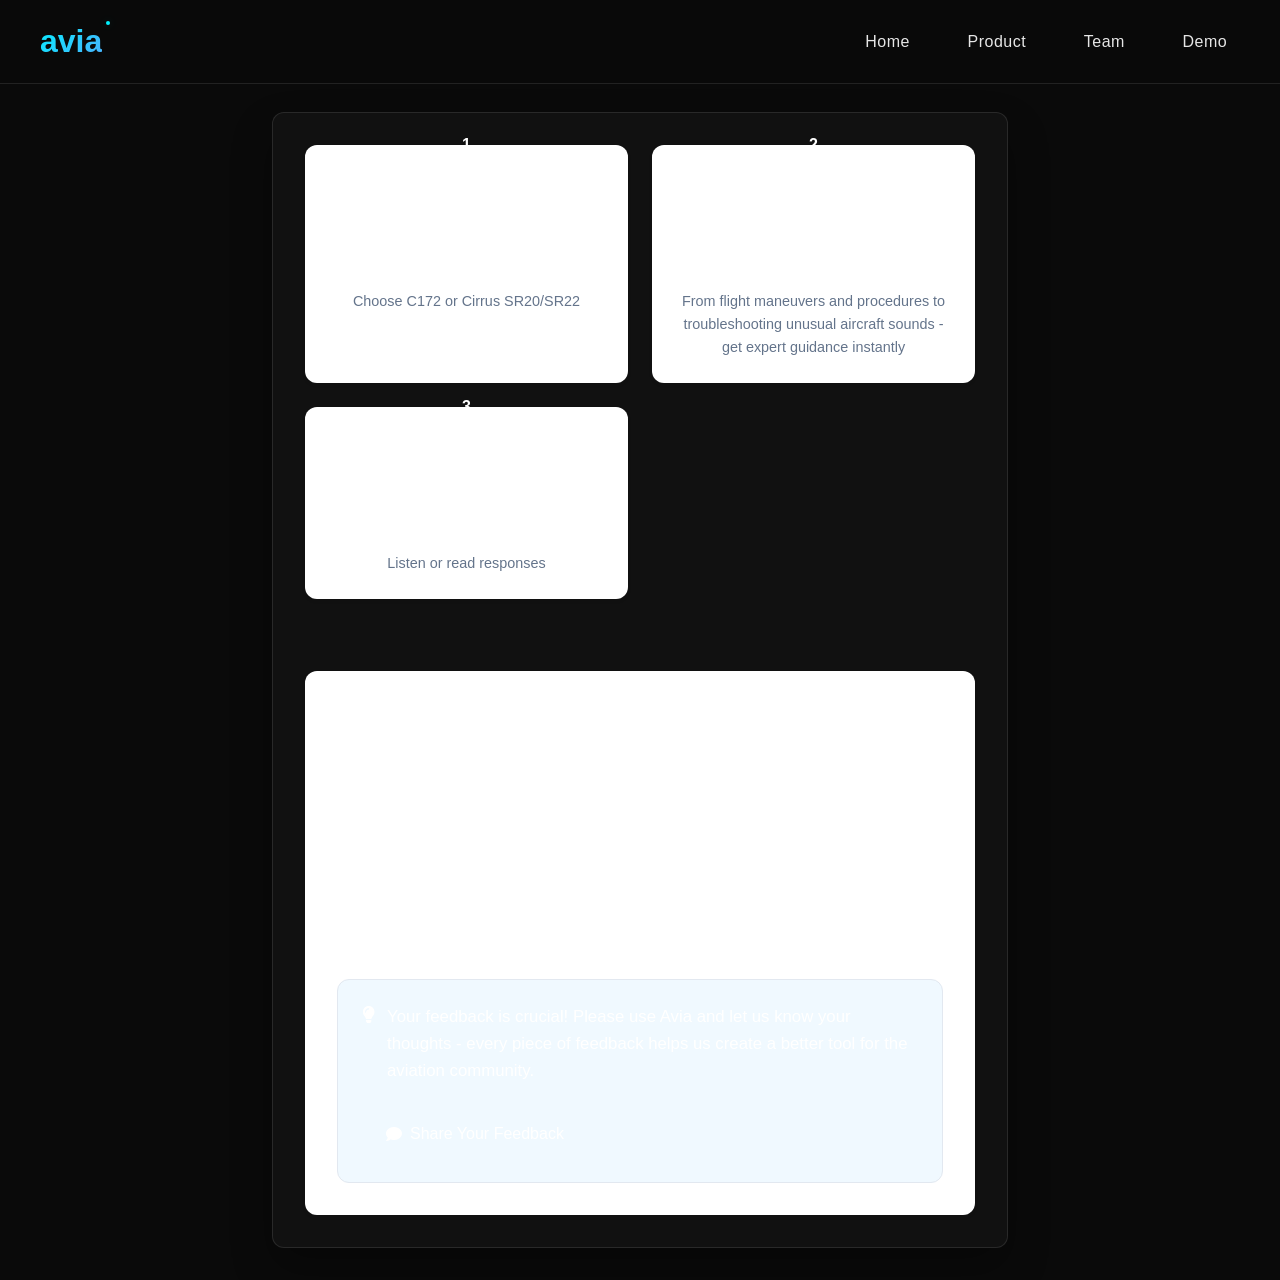
<file: avia-web/how-to.html>
<!DOCTYPE html>
<html lang="en">
<head>
    <meta charset="UTF-8">
    <meta name="viewport" content="width=device-width, initial-scale=1.0">
    <title>Avia - How to Use</title>
    <link rel="stylesheet" href="../styles.css">
    <link rel="stylesheet" href="styles.css">
    <link rel="stylesheet" href="https://cdnjs.cloudflare.com/ajax/libs/font-awesome/6.0.0/css/all.min.css">
</head>
<body>
    <nav>
        <div class="container">
            <div class="logo">avia<span class="logo-dot"></span></div>
            <div class="nav-links">
                <a href="../index.html">Home</a>
                <a href="../product.html">Product</a>
                <a href="../team.html">Team</a>
                <a href="index.html">Demo</a>
            </div>
            <button class="mobile-menu-btn">
                <span></span>
                <span></span>
                <span></span>
            </button>
        </div>
    </nav>

    <main>
        <div class="how-to-section">
            <div class="steps-container">
                <div class="step-box">
                    <div class="step-number">1</div>
                    <div class="step-icon">
                        <i class="fas fa-plane"></i>
                    </div>
                    <h3>Select Aircraft</h3>
                    <p>Choose C172 or Cirrus SR20/SR22</p>
                </div>

                <div class="step-box">
                    <div class="step-number">2</div>
                    <div class="step-icon">
                        <i class="fas fa-microphone-alt"></i>
                    </div>
                    <h3>Ask Anything</h3>
                    <p>From flight maneuvers and procedures to troubleshooting unusual aircraft sounds - get expert guidance instantly</p>
                </div>

                <div class="step-box">
                    <div class="step-number">3</div>
                    <div class="step-icon">
                        <i class="fas fa-headset"></i>
                    </div>
                    <h3>Get Help</h3>
                    <p>Listen or read responses</p>
                </div>
            </div>

            <div class="about-section">
                <h2><i class="fas fa-users"></i> About Avia</h2>
                <div class="about-content">
                    <p>We are three Stanford students on a mission to make flying more accessible and easier for student pilots. Avia is our solution to provide instant, reliable assistance for pilots during their training journey.</p>
                    <p>Currently, we're testing this online version to gather feedback and improve our AI responses. Our ultimate goal is to develop an offline version that works without internet service, making it accessible even during flights.</p>
                    <div class="call-to-action">
                        <p><i class="fas fa-lightbulb"></i> Your feedback is crucial! Please use Avia and let us know your thoughts - every piece of feedback helps us create a better tool for the aviation community.</p>
                        <a href="https://forms.gle/RjEZMzmtgU6EGLLV7" target="_blank" class="feedback-button">
                            <i class="fas fa-comment"></i> Share Your Feedback
                        </a>
                    </div>
                </div>
            </div>
        </div>
    </main>
</body>
</html>
</file>
<file: styles.css>
/* Modern CSS Reset */
* {
    margin: 0;
    padding: 0;
    box-sizing: border-box;
}

/* Variables */
:root {
    --background: #0a0a0a;
    --text-color: #ffffff;
    --text-secondary: #a0a0a0;
    --accent: #00F2FE;
    --gradient-start: #00F2FE;
    --gradient-end: #4FACFE;
    --accent-glow: rgba(0, 242, 254, 0.2);
    --light-text: #94a3b8;
    --section-bg: #0f172a;
    --background-color: #f8f9fa;
    --surface-color: white;
    --surface-color-alt: #ebf8ff;
    --text-primary: #2d3748;
    --text-secondary: #4a5568;
    --accent-color: #4299e1;
}

/* Base Styles */
html {
    scroll-behavior: smooth;
}

body {
    font-family: 'Inter', sans-serif;
    background: var(--background);
    color: #fff;
    line-height: 1.6;
    overflow-x: hidden;
}

.container {
    max-width: 1500px;
    margin: 0 auto;
    padding: 0 40px;
}

/* Navigation */
nav {
    position: fixed;
    top: 0;
    left: 0;
    right: 0;
    padding: 1.5rem 0;
    background: rgba(10, 10, 10, 0.95);
    backdrop-filter: blur(10px);
    border-bottom: 1px solid rgba(255, 255, 255, 0.1);
    z-index: 1000;
}

.nav-links {
    display: flex;
    align-items: center;
    gap: 2rem;
}

nav .container {
    display: flex;
    justify-content: space-between;
    align-items: center;
}

.logo {
    font-size: 2rem;
    font-weight: 800;
    background: linear-gradient(135deg, var(--gradient-start), var(--gradient-end));
    -webkit-background-clip: text;
    background-clip: text;
    -webkit-text-fill-color: transparent;
    position: relative;
}

.logo-dot {
    position: absolute;
    width: 4px;
    height: 4px;
    background: var(--gradient-start);
    border-radius: 50%;
    top: 5px;
    right: -8px;
    box-shadow: 0 0 10px var(--accent-glow);
}

nav a {
    color: var(--text-color);
    text-decoration: none;
    font-weight: 500;
    transition: color 0.3s ease;
    font-size: 1rem;
    letter-spacing: 0.5px;
}

nav a:hover {
    color: var(--accent);
}

/* Navigation Styles */
nav {
    position: fixed;
    top: 0;
    left: 0;
    right: 0;
    background: rgba(10, 10, 10, 0.95);
    backdrop-filter: blur(10px);
    z-index: 1000;
    padding: 1rem 0;
    border-bottom: 1px solid rgba(255, 255, 255, 0.1);
}

.nav-links {
    display: flex;
    align-items: center;
    gap: 2rem;
}

.nav-links a {
    color: var(--text-color);
    text-decoration: none;
    font-weight: 500;
    transition: color 0.3s ease;
    position: relative;
    font-size: 1rem;
    letter-spacing: 0.5px;
}

.nav-links a:hover,
.nav-links a.active {
    color: var(--accent);
}

.nav-links a::after {
    content: '';
    position: absolute;
    bottom: -4px;
    left: 0;
    width: 0;
    height: 2px;
    background: var(--gradient-start);
    transition: width 0.3s ease;
}

.nav-links a:hover::after,
.nav-links a.active::after {
    width: 100%;
}

.auth-buttons {
    margin-left: auto;
    display: flex;
    gap: 1rem;
}

.login-btn, .signup-btn {
    padding: 0.5rem 1.5rem;
    border-radius: 8px;
    font-weight: 600;
    transition: all 0.3s ease;
    text-decoration: none;
}

.login-btn {
    color: var(--accent);
    border: 1px solid var(--accent);
    background: transparent;
}

.signup-btn {
    background: var(--accent);
    color: var(--background);
    border: 1px solid var(--accent);
}

.login-btn:hover {
    background: rgba(0, 242, 254, 0.1);
}

.signup-btn:hover {
    background: transparent;
    color: var(--accent);
}

/* Mobile Menu Button Styles */
.mobile-menu-btn {
    display: none;
    background: none;
    border: none;
    cursor: pointer;
    padding: 0.5rem;
}

.mobile-menu-btn span {
    display: block;
    width: 25px;
    height: 2px;
    background: var(--text-color);
    margin: 5px 0;
    transition: all 0.3s ease;
}

/* Hamburger Animation */
nav.menu-open .mobile-menu-btn span:nth-child(1) {
    transform: translateY(7px) rotate(45deg);
}

nav.menu-open .mobile-menu-btn span:nth-child(2) {
    opacity: 0;
}

nav.menu-open .mobile-menu-btn span:nth-child(3) {
    transform: translateY(-7px) rotate(-45deg);
}

/* Mobile Menu Styles */
@media (max-width: 768px) {
    nav {
        position: relative;
        z-index: 1000;
    }

    .mobile-menu-btn {
        display: block;
        position: relative;
        width: 44px; /* Larger touch target */
        height: 44px; /* Larger touch target */
        background: none;
        border: none;
        padding: 10px;
        margin-left: auto;
        cursor: pointer;
        z-index: 1001;
        -webkit-tap-highlight-color: transparent;
        touch-action: manipulation;
    }

    .mobile-menu-btn span {
        display: block;
        position: absolute;
        height: 2px;
        width: 24px;
        background: var(--text-color);
        left: 10px;
        transition: .2s ease-in-out;
    }

    .mobile-menu-btn span:nth-child(1) { top: 14px; }
    .mobile-menu-btn span:nth-child(2) { top: 21px; }
    .mobile-menu-btn span:nth-child(3) { top: 28px; }

    nav.menu-open .mobile-menu-btn span:nth-child(1) {
        top: 21px;
        transform: rotate(45deg);
    }

    nav.menu-open .mobile-menu-btn span:nth-child(2) {
        opacity: 0;
    }

    nav.menu-open .mobile-menu-btn span:nth-child(3) {
        top: 21px;
        transform: rotate(-45deg);
    }

    /* Mobile menu backdrop */
    .nav-links::before {
        content: '';
        position: fixed;
        top: 0;
        left: 0;
        right: 0;
        bottom: 0;
        background: rgba(0, 0, 0, 0.5);
        opacity: 0;
        transition: opacity 0.3s ease;
        pointer-events: none;
        z-index: -1;
    }

    .nav-links {
        display: none; /* Initial state */
        position: fixed;
        top: 0;
        left: 0;
        width: 100%;
        height: 100vh;
        background-color: var(--background); /* Using the background variable instead of white */
        padding: 80px 20px 40px;
        flex-direction: column;
        align-items: center;
        gap: 1.5rem;
        z-index: 50;
    }

    .nav-links.active {
        display: flex;
    }

    .nav-links.active::before {
        opacity: 1;
    }

    .nav-links a {
        font-size: 1.25rem;
        padding: 1rem;
        width: 100%;
        max-width: 300px;
        text-align: center;
        color: var(--text-color);
        background: rgba(255, 255, 255, 0.05);
        border-radius: 8px;
        transition: background-color 0.2s ease;
        touch-action: manipulation;
        -webkit-tap-highlight-color: transparent;
        transform: translateY(20px);
        opacity: 0;
        transition: transform 0.3s ease, opacity 0.3s ease;
    }

    .nav-links.active a {
        transform: translateY(0);
        opacity: 1;
    }

    .nav-links a:nth-child(1) { transition-delay: 0.1s; }
    .nav-links a:nth-child(2) { transition-delay: 0.15s; }
    .nav-links a:nth-child(3) { transition-delay: 0.2s; }

    .nav-links a:active {
        background: rgba(255, 255, 255, 0.1);
    }

    /* Prevent body scroll when menu is open */
    body.menu-open {
        overflow: hidden;
        position: fixed;
        width: 100%;
        height: 100%;
    }

    .auth-buttons {
        margin: 1rem 0;
        width: 100%;
        justify-content: center;
    }
}

/* Hero Section */
.hero {
    min-height: 100vh;
    display: flex;
    align-items: center;
    position: relative;
    overflow: hidden;
    padding: 100px 0;
}

.hero::before {
    content: '';
    position: absolute;
    top: 0;
    left: 0;
    right: 0;
    bottom: 0;
    background: 
        linear-gradient(rgba(10, 15, 29, 0.8), rgba(10, 15, 29, 0.8)),
        url('https://images.unsplash.com/photo-1436891620584-47fd0e565afb?ixlib=rb-1.2.1&auto=format&fit=crop&w=2850&q=80') no-repeat center center;
    background-size: cover;
    z-index: 0;
}

.grid-overlay {
    position: absolute;
    top: 0;
    left: 0;
    right: 0;
    bottom: 0;
    background: 
        linear-gradient(90deg, rgba(0, 242, 254, 0.03) 1px, transparent 1px),
        linear-gradient(0deg, rgba(0, 242, 254, 0.03) 1px, transparent 1px);
    background-size: 30px 30px;
    transform: perspective(500px) rotateX(60deg);
    transform-origin: center top;
    animation: grid 20s linear infinite;
}

@keyframes grid {
    0% { background-position: 0 0; }
    100% { background-position: 30px 30px; }
}

.hero-content {
    position: relative;
    z-index: 2;
    max-width: 800px;
}

.badge {
    display: inline-block;
    padding: 0.5rem 1rem;
    background: rgba(0, 242, 254, 0.1);
    border: 1px solid rgba(0, 242, 254, 0.2);
    border-radius: 50px;
    font-size: 0.875rem;
    font-weight: 500;
    color: var(--gradient-start);
    margin-bottom: 2rem;
    text-transform: uppercase;
    letter-spacing: 1px;
}

.hero h1 {
    font-size: 5.5rem;
    font-weight: 800;
    line-height: 1.1;
    margin-bottom: 1.5rem;
    background: linear-gradient(135deg, #fff 0%, var(--gradient-end) 100%);
    -webkit-background-clip: text;
    background-clip: text;
    -webkit-text-fill-color: transparent;
    letter-spacing: -2px;
    text-shadow: 0 0 30px var(--accent-glow);
}

.hero .subtitle {
    font-size: 1.5rem;
    margin-bottom: 2.5rem;
    max-width: 600px;
    color: #e2e8f0;
    font-weight: 400;
    text-shadow: 0 2px 4px rgba(0,0,0,0.3);
}

/* Stats Section */
.cta-group {
    display: flex;
    align-items: center;
    gap: 3rem;
}

.stats {
    display: flex;
    gap: 2rem;
    border-left: 1px solid rgba(0, 242, 254, 0.2);
    padding-left: 3rem;
}

.stat {
    text-align: left;
}

.stat-number {
    display: block;
    font-size: 2.5rem;
    font-weight: 800;
    background: linear-gradient(135deg, var(--gradient-start), var(--gradient-end));
    -webkit-background-clip: text;
    background-clip: text;
    -webkit-text-fill-color: transparent;
    text-shadow: 0 0 20px var(--accent-glow);
}

.stat-label {
    font-size: 0.875rem;
    color: #94a3b8;
    text-transform: uppercase;
    letter-spacing: 1px;
}

/* Floating Elements */
.floating-elements {
    position: absolute;
    top: 0;
    left: 0;
    right: 0;
    bottom: 0;
    pointer-events: none;
    z-index: 1;
    will-change: transform;
}

.floating-element {
    position: absolute;
    border-radius: 50%;
    background: linear-gradient(135deg, var(--gradient-start), var(--gradient-end));
    opacity: 0.1;
    filter: blur(50px);
}

.element-1 {
    width: 600px;
    height: 600px;
    top: -200px;
    right: -200px;
    animation: float 20s ease-in-out infinite;
}

.element-2 {
    width: 400px;
    height: 400px;
    bottom: -100px;
    left: -100px;
    animation: float 15s ease-in-out infinite reverse;
}

@keyframes float {
    0%, 100% { transform: translate(0, 0); }
    50% { transform: translate(50px, -50px); }
}

/* Buttons */
.cta-button {
    display: inline-block;
    background: linear-gradient(135deg, rgba(0, 242, 254, 0.1), rgba(79, 172, 254, 0.1));
    color: white;
    padding: 1.2rem 3rem;
    border-radius: 50px;
    text-decoration: none;
    font-weight: 600;
    transition: all 0.3s ease;
    border: 1px solid rgba(0, 242, 254, 0.3);
    cursor: pointer;
    backdrop-filter: blur(10px);
    position: relative;
    overflow: hidden;
    will-change: transform, background-color;
}

.cta-button::before {
    content: '';
    position: absolute;
    top: 0;
    left: -100%;
    width: 100%;
    height: 100%;
    background: linear-gradient(
        90deg,
        transparent,
        rgba(255, 255, 255, 0.2),
        transparent
    );
    transition: 0.5s;
}

.cta-button:hover {
    transform: translateY(-2px);
    border-color: var(--gradient-start);
    box-shadow: 
        0 0 30px var(--accent-glow),
        0 0 60px rgba(0, 242, 254, 0.2);
}

.cta-button:hover::before {
    left: 100%;
}

/* Features Section */
.features {
    padding: 150px 0;
    position: relative;
    background: linear-gradient(rgba(10, 15, 29, 0.9), rgba(10, 15, 29, 0.95));
}

.feature-grid {
    display: grid;
    grid-template-columns: repeat(auto-fit, minmax(300px, 1fr));
    gap: 2rem;
    margin-top: 4rem;
}

.feature-card {
    background: rgba(255, 255, 255, 0.03);
    padding: 3rem;
    border-radius: 20px;
    backdrop-filter: blur(10px);
    border: 1px solid rgba(0, 242, 254, 0.1);
    transition: transform 0.3s ease;
    position: relative;
    overflow: hidden;
    will-change: transform;
}

.feature-badge {
    position: absolute;
    top: 1.5rem;
    right: 1.5rem;
    padding: 0.25rem 0.75rem;
    background: rgba(0, 242, 254, 0.1);
    border: 1px solid rgba(0, 242, 254, 0.2);
    border-radius: 20px;
    font-size: 0.75rem;
    color: var(--gradient-start);
    text-transform: uppercase;
    letter-spacing: 1px;
}

.feature-card::before {
    content: '';
    position: absolute;
    top: 0;
    left: 0;
    right: 0;
    height: 1px;
    background: linear-gradient(90deg, transparent, var(--gradient-start), transparent);
}

.feature-card:hover {
    transform: translateY(-5px);
    border-color: var(--gradient-start);
    box-shadow: 
        0 20px 40px rgba(0, 242, 254, 0.1),
        0 0 30px rgba(0, 242, 254, 0.2);
}

.feature-icon {
    font-size: 2.5rem;
    margin-bottom: 2rem;
    background: linear-gradient(135deg, var(--gradient-start), var(--gradient-end));
    -webkit-background-clip: text;
    background-clip: text;
    -webkit-text-fill-color: transparent;
    position: relative;
}

.feature-icon::after {
    content: '';
    position: absolute;
    width: 30px;
    height: 30px;
    background: radial-gradient(circle, rgba(0, 242, 254, 0.2) 0%, transparent 70%);
    border-radius: 50%;
    top: 50%;
    left: 50%;
    transform: translate(-50%, -50%);
    z-index: -1;
}

.feature-card h3 {
    font-size: 1.5rem;
    margin-bottom: 1rem;
    color: #fff;
}

.feature-card p {
    color: #94a3b8;
    font-size: 1.1rem;
    line-height: 1.7;
}

/* About Section */
.about {
    padding: 150px 0;
    text-align: center;
    background: var(--background);
    position: relative;
    overflow: hidden;
}

.about p {
    max-width: 800px;
    margin: 0 auto 4rem;
    font-size: 1.25rem;
    color: #e2e8f0;
}

/* Tech Specs */
.tech-specs {
    display: flex;
    justify-content: center;
    gap: 4rem;
    margin-top: 4rem;
}

.spec {
    text-align: center;
}

.spec-label {
    display: block;
    font-size: 0.875rem;
    color: #94a3b8;
    text-transform: uppercase;
    letter-spacing: 1px;
    margin-bottom: 0.5rem;
}

.spec-value {
    display: block;
    font-size: 2rem;
    font-weight: 800;
    background: linear-gradient(135deg, var(--gradient-start), var(--gradient-end));
    -webkit-background-clip: text;
    background-clip: text;
    -webkit-text-fill-color: transparent;
    text-shadow: 0 0 20px var(--accent-glow);
}

/* Contact Section */
.contact {
    padding: 150px 0;
    text-align: center;
    background: linear-gradient(rgba(10, 15, 29, 0.9), rgba(10, 15, 29, 0.95));
}

.contact p {
    max-width: 600px;
    margin: 0 auto 3rem;
    color: #e2e8f0;
    font-size: 1.25rem;
}

.signup-form {
    max-width: 500px;
    margin: 0 auto;
    display: flex;
    gap: 1rem;
}

.signup-form input {
    flex: 1;
    padding: 1.2rem 1.5rem;
    border-radius: 50px;
    border: 1px solid rgba(0, 242, 254, 0.2);
    background: rgba(255, 255, 255, 0.03);
    color: #fff;
    font-size: 1rem;
    transition: all 0.3s ease;
}

.signup-form input:focus {
    outline: none;
    border-color: var(--gradient-start);
    box-shadow: 0 0 20px var(--accent-glow);
}

.form-note {
    margin-top: 1.5rem;
    font-size: 0.875rem;
    color: var(--gradient-start);
    text-transform: uppercase;
}

/* About Page Styles */
.about-hero {
    padding: 120px 0 80px;
    min-height: 100vh;
    display: flex;
    align-items: center;
}

.about-hero .section-title {
    text-align: center;
    font-size: 2.5rem;
    color: #fff;
    margin-bottom: 3rem;
    background: linear-gradient(to right, var(--gradient-start), var(--gradient-end));
    -webkit-background-clip: text;
    background-clip: text;
    -webkit-text-fill-color: transparent;
    font-weight: 700;
}

.about-hero .team-image {
    width: 200px;
    height: 200px;
    margin: 0 auto 1.5rem;
    border-radius: 50%;
    overflow: hidden;
    border: 3px solid var(--gradient-start);
    box-shadow: 0 0 20px var(--accent-glow);
}

.about-hero .team-image img {
    width: 100%;
    height: 100%;
    object-fit: cover;
}

.about-hero .team-card h3 {
    color: #fff;
    font-size: 1.8rem;
    margin-bottom: 0.5rem;
}

.about-hero .team-card .role {
    color: var(--gradient-start);
    font-size: 1.1rem;
    margin-bottom: 1rem;
    font-weight: 500;
}

.about-hero .team-card .bio {
    color: rgba(255, 255, 255, 0.9);
    font-size: 1.05rem;
    line-height: 1.6;
}

.hero .team-grid {
    display: grid;
    grid-template-columns: repeat(3, minmax(350px, 400px));
    gap: 2.5rem;
    margin-top: 2rem;
    padding: 2rem 0;
    justify-content: center;
}

.hero .team-card {
    background: rgba(255, 255, 255, 0.1);
    backdrop-filter: blur(10px);
    border-radius: 1rem;
    padding: 2.5rem;
    width: 100%;
    height: 100%;
    text-align: center;
    transition: transform 0.3s ease;
}

.hero .team-card:hover {
    transform: translateY(-5px);
    background: rgba(255, 255, 255, 0.15);
}

.team-card {
    background: rgba(255, 255, 255, 0.05);
    border-radius: 1rem;
    padding: 2rem;
    text-align: center;
    transition: transform 0.3s ease;
}

.team-card:hover {
    transform: translateY(-5px);
}

.team-image {
    width: 200px;
    height: 200px;
    margin: 0 auto 1.5rem;
    border-radius: 50%;
    overflow: hidden;
    border: 3px solid var(--gradient-start);
}

.team-image img {
    width: 100%;
    height: 100%;
    object-fit: cover;
}

.team-card h3 {
    color: #fff;
    margin-bottom: 0.5rem;
}

.team-card .role {
    color: var(--gradient-start);
    font-size: 0.9rem;
    margin-bottom: 1rem;
}

.team-card .bio {
    color: var(--light-text);
    font-size: 0.95rem;
    line-height: 1.6;
}

.timeline {
    padding: 6rem 0;
}

.timeline-container {
    position: relative;
    max-width: 800px;
    margin: 3rem auto 0;
}

.timeline-container::before {
    content: '';
    position: absolute;
    left: 50%;
    transform: translateX(-50%);
    width: 2px;
    height: 100%;
    background: linear-gradient(to bottom, var(--gradient-start), var(--gradient-end));
}

.timeline-item {
    margin-bottom: 4rem;
    position: relative;
}

.timeline-content {
    background: rgba(255, 255, 255, 0.05);
    border-radius: 1rem;
    padding: 2rem;
    position: relative;
    width: calc(50% - 30px);
    margin-left: auto;
}

.timeline-item:nth-child(even) .timeline-content {
    margin-left: 0;
}

.timeline-date {
    color: var(--gradient-start);
    font-weight: 600;
    margin-bottom: 1rem;
}

.timeline-content h3 {
    color: #fff;
    margin-bottom: 1rem;
}

.timeline-image {
    margin-top: 1.5rem;
    border-radius: 0.5rem;
    overflow: hidden;
}

.timeline-image img {
    width: 100%;
    height: auto;
    display: block;
}

/* Section Headers */
section h2 {
    font-size: 3.5rem;
    margin-bottom: 2rem;
    text-align: center;
    background: linear-gradient(135deg, #fff 0%, var(--gradient-end) 100%);
    -webkit-background-clip: text;
    background-clip: text;
    -webkit-text-fill-color: transparent;
    letter-spacing: -1px;
}

/* Footer */
footer {
    background: var(--background);
    padding: 6rem 0 2rem;
    border-top: 1px solid rgba(0, 242, 254, 0.1);
}

.footer-content {
    display: grid;
    grid-template-columns: repeat(auto-fit, minmax(250px, 1fr));
    gap: 4rem;
    margin-bottom: 4rem;
}

.footer-section h3 {
    font-size: 1.5rem;
    margin-bottom: 1.5rem;
    background: linear-gradient(135deg, var(--gradient-start), var(--gradient-end));
    -webkit-background-clip: text;
    background-clip: text;
    -webkit-text-fill-color: transparent;
    position: relative;
}

.footer-section p {
    color: #94a3b8;
}

.footer-bottom {
    text-align: center;
    padding-top: 2rem;
    border-top: 1px solid rgba(0, 242, 254, 0.1);
    color: #94a3b8;
}

/* Responsive Design */
@media (max-width: 768px) {
    .container {
        padding: 0 20px;
    }
    
    .hero h1 {
        font-size: 3rem;
        letter-spacing: -1px;
    }
    
    .hero .subtitle {
        font-size: 1.1rem;
    }
    
    .cta-group {
        flex-direction: column;
        align-items: stretch;
        gap: 2rem;
    }
    
    .stats {
        border-left: none;
        padding-left: 0;
        justify-content: space-around;
    }
    
    .signup-form {
        flex-direction: column;
        padding: 0 20px;
    }
    
    .tech-specs {
        flex-direction: column;
        gap: 2rem;
    }
    
    section h2 {
        font-size: 2.2rem;
    }
    
    .feature-grid, .overview-grid {
        grid-template-columns: 1fr;
        gap: 1.5rem;
    }
    
    .feature-card, .overview-item {
        padding: 1.5rem;
    }
    
    .footer-content {
        grid-template-columns: 1fr;
        gap: 2rem;
    }
    
    .cta-button {
        width: 100%;
        text-align: center;
        justify-content: center;
    }
}

/* Product Page Styles */
.product-page section {
    padding: 100px 0;
}

.product-page h1,
.product-page h2 {
    font-size: 3.5rem;
    margin-bottom: 3rem;
    background: linear-gradient(to right, var(--gradient-start), var(--gradient-end));
    -webkit-background-clip: text;
    background-clip: text;
    -webkit-text-fill-color: transparent;
}

.challenges, .solution, .how-it-works, .differentiation {
    position: relative;
    overflow: hidden;
}

.challenge-item,
.solution-item,
.workflow-item,
.diff-item {
    background: rgba(255, 255, 255, 0.05);
    border-radius: 20px;
    padding: 2rem;
    margin-bottom: 2rem;
    border: 1px solid rgba(255, 255, 255, 0.1);
    transition: all 0.3s ease;
    display: flex;
    align-items: flex-start;
    gap: 2rem;
}

.challenge-item:hover,
.solution-item:hover,
.workflow-item:hover,
.diff-item:hover {
    transform: translateY(-5px);
    border-color: var(--accent);
    box-shadow: 0 10px 30px rgba(0, 242, 254, 0.1);
}

.number {
    background: var(--accent);
    color: var(--background);
    width: 50px;
    height: 50px;
    border-radius: 50%;
    display: flex;
    align-items: center;
    justify-content: center;
    font-weight: 700;
    font-size: 1.2rem;
    flex-shrink: 0;
}

.content {
    flex-grow: 1;
}

.content h3 {
    color: var(--accent);
    margin-bottom: 0.5rem;
    font-size: 1.5rem;
}

.content p {
    color: var(--text-color);
    font-size: 1.1rem;
    line-height: 1.6;
    margin: 0;
}

.challenges-grid,
.solution-grid,
.workflow-grid,
.diff-grid {
    display: grid;
    gap: 2rem;
    grid-template-columns: repeat(auto-fit, minmax(300px, 1fr));
}

@media (max-width: 768px) {
    .product-page h1,
    .product-page h2 {
        font-size: 2.5rem;
    }

    .challenge-item,
    .solution-item,
    .workflow-item,
    .diff-item {
        flex-direction: column;
        padding: 1.5rem;
        gap: 1rem;
    }

    .content h3 {
        font-size: 1.3rem;
    }

    .content p {
        font-size: 1rem;
    }
}

/* Product Hero Section */
.product-hero {
    min-height: 80vh;
    display: flex;
    align-items: center;
    position: relative;
    padding: 120px 0 60px;
    background: linear-gradient(45deg, rgba(0,0,0,0.9), rgba(10,10,10,0.95));
    overflow: hidden;
}

.product-hero::before {
    content: '';
    position: absolute;
    top: 0;
    left: 0;
    right: 0;
    bottom: 0;
    background: url('path-to-your-background.jpg') center/cover;
    opacity: 0.1;
    z-index: -1;
}

.product-hero .hero-content {
    max-width: 800px;
    margin: 0 auto;
    text-align: center;
}

.product-hero .badge {
    display: inline-block;
    padding: 0.5rem 1rem;
    background: rgba(0, 242, 254, 0.1);
    color: var(--accent);
    border-radius: 20px;
    font-weight: 500;
    margin-bottom: 1.5rem;
    border: 1px solid var(--accent);
}

.product-hero h1 {
    font-size: 4rem;
    margin-bottom: 1.5rem;
    background: linear-gradient(to right, var(--gradient-start), var(--gradient-end));
    -webkit-background-clip: text;
    background-clip: text;
    -webkit-text-fill-color: transparent;
    line-height: 1.2;
}

.product-hero .hero-subtitle {
    font-size: 1.25rem;
    color: var(--text-color);
    margin-bottom: 3rem;
    opacity: 0.9;
}

.hero-stats {
    display: flex;
    justify-content: center;
    gap: 3rem;
    margin-top: 3rem;
}

.hero-stats .stat {
    text-align: center;
}

.hero-stats .stat-number {
    display: block;
    font-size: 2.5rem;
    font-weight: 700;
    color: var(--accent);
    margin-bottom: 0.5rem;
}

.hero-stats .stat-label {
    color: var(--text-color);
    font-size: 1rem;
    opacity: 0.8;
}

/* Enhanced Feature Cards */
.features-grid {
    display: grid;
    grid-template-columns: repeat(auto-fit, minmax(280px, 1fr));
    gap: 2rem;
    margin-top: 3rem;
}

.feature-card {
    background: rgba(255, 255, 255, 0.05);
    border-radius: 20px;
    padding: 2rem;
    border: 1px solid rgba(255, 255, 255, 0.1);
    transition: all 0.3s ease;
}

.feature-card:hover {
    transform: translateY(-5px);
    border-color: var(--accent);
    box-shadow: 0 10px 30px rgba(0, 242, 254, 0.1);
}

.feature-icon {
    width: 60px;
    height: 60px;
    background: rgba(0, 242, 254, 0.1);
    border-radius: 50%;
    display: flex;
    align-items: center;
    justify-content: center;
    margin-bottom: 1.5rem;
}

.feature-icon i {
    font-size: 1.5rem;
    color: var(--accent);
}

.feature-card h3 {
    color: var(--accent);
    margin-bottom: 1rem;
    font-size: 1.5rem;
}

.feature-list {
    list-style: none;
    padding: 0;
    margin: 0;
}

.feature-list li {
    color: var(--text-color);
    margin-bottom: 0.75rem;
    padding-left: 1.5rem;
    position: relative;
    line-height: 1.4;
}

.feature-list li::before {
    content: '→';
    position: absolute;
    left: 0;
    color: var(--accent);
}

@media (max-width: 768px) {
    .product-hero h1 {
        font-size: 2.5rem;
    }

    .product-hero .hero-subtitle {
        font-size: 1.1rem;
    }

    .hero-stats {
        flex-direction: column;
        gap: 1.5rem;
    }

    .features-grid {
        grid-template-columns: 1fr;
    }
}

/* Product Hero Section */
.product-hero {
    min-height: 100vh;
    display: flex;
    align-items: center;
    position: relative;
    padding: 120px 0 60px;
    background: linear-gradient(135deg, #000000, #1a1a1a);
    overflow: hidden;
}

.hero-background {
    position: absolute;
    top: 0;
    left: 0;
    right: 0;
    bottom: 0;
    z-index: 0;
}

.gradient-overlay {
    position: absolute;
    top: 0;
    left: 0;
    right: 0;
    bottom: 0;
    background: linear-gradient(45deg, rgba(0,0,0,0.8), rgba(0,0,0,0.4));
}

.pattern-overlay {
    position: absolute;
    top: 0;
    left: 0;
    right: 0;
    bottom: 0;
    background-image: url('data:image/svg+xml,<svg width="20" height="20" viewBox="0 0 20 20" xmlns="http://www.w3.org/2000/svg"><rect width="1" height="1" fill="rgba(0,242,254,0.1)"/></svg>');
    opacity: 0.1;
}

.hero-content {
    position: relative;
    z-index: 1;
    max-width: 900px;
    margin: 0 auto;
    text-align: center;
    padding: 0 20px;
}

.hero-features {
    display: flex;
    justify-content: center;
    gap: 2rem;
    margin: 2rem 0;
    flex-wrap: wrap;
}

.hero-feature {
    display: flex;
    align-items: center;
    gap: 0.5rem;
    color: var(--text-color);
    font-size: 1.1rem;
}

.hero-feature i {
    color: var(--accent);
    font-size: 1.2rem;
}

.cta-buttons {
    display: flex;
    justify-content: center;
    gap: 1rem;
    margin: 2rem 0;
}

.primary-button, .secondary-button {
    padding: 1rem 2rem;
    border-radius: 8px;
    font-weight: 600;
    transition: all 0.3s ease;
    text-decoration: none;
}

.primary-button {
    background: var(--accent);
    color: var(--background);
    border: 1px solid var(--accent);
}

.secondary-button {
    background: transparent;
    color: var(--accent);
    border: 1px solid var(--accent);
}

.primary-button:hover {
    transform: translateY(-2px);
    box-shadow: 0 8px 20px rgba(0,242,254,0.2);
}

.secondary-button:hover {
    background: rgba(0,242,254,0.1);
    transform: translateY(-2px);
}

/* Benefits Section */
.benefits {
    padding: 100px 0;
    background: linear-gradient(180deg, #000000, #0a0a0a);
}

.benefits-grid {
    display: grid;
    grid-template-columns: repeat(auto-fit, minmax(300px, 1fr));
    gap: 2rem;
    margin-top: 3rem;
}

.benefit-card {
    background: rgba(255,255,255,0.05);
    border-radius: 20px;
    padding: 2rem;
    border: 1px solid rgba(255,255,255,0.1);
    transition: all 0.3s ease;
}

.benefit-card:hover {
    transform: translateY(-5px);
    border-color: var(--accent);
    box-shadow: 0 10px 30px rgba(0,242,254,0.1);
}

.benefit-card i {
    font-size: 2rem;
    color: var(--accent);
    margin-bottom: 1.5rem;
}

.benefit-card h3 {
    color: var(--text-color);
    margin-bottom: 1rem;
    font-size: 1.5rem;
}

.benefit-list {
    list-style: none;
    padding: 0;
    margin: 1rem 0 0;
}

.benefit-list li {
    color: var(--text-color);
    margin-bottom: 0.5rem;
    padding-left: 1.5rem;
    position: relative;
    opacity: 0.8;
}

.benefit-list li::before {
    content: '→';
    position: absolute;
    left: 0;
    color: var(--accent);
}

/* Metrics Section */
.metrics {
    padding: 100px 0;
    background: linear-gradient(180deg, #0a0a0a, #000000);
}

.metrics-grid {
    display: grid;
    grid-template-columns: repeat(auto-fit, minmax(250px, 1fr));
    gap: 2rem;
    margin-top: 3rem;
}

.metric-card {
    background: rgba(255,255,255,0.05);
    border-radius: 20px;
    padding: 2rem;
    text-align: center;
    border: 1px solid rgba(255,255,255,0.1);
    transition: all 0.3s ease;
}

.metric-card:hover {
    transform: translateY(-5px);
    border-color: var(--accent);
    box-shadow: 0 10px 30px rgba(0,242,254,0.1);
}

.metric-number {
    font-size: 3rem;
    font-weight: 700;
    color: var(--accent);
    margin-bottom: 0.5rem;
}

.metric-label {
    color: var(--text-color);
    font-size: 1.2rem;
    font-weight: 600;
    margin-bottom: 1rem;
}

.metric-card p {
    color: var(--text-color);
    opacity: 0.8;
    margin: 0;
}

/* Integration Section */
.integrations {
    padding: 100px 0;
    background: linear-gradient(180deg, #000000, #0a0a0a);
}

.integration-grid {
    display: grid;
    grid-template-columns: repeat(auto-fit, minmax(200px, 1fr));
    gap: 2rem;
    margin-top: 3rem;
}

.integration-item {
    background: rgba(255,255,255,0.05);
    border-radius: 15px;
    padding: 2rem;
    text-align: center;
    border: 1px solid rgba(255,255,255,0.1);
    transition: all 0.3s ease;
}

.integration-item:hover {
    transform: translateY(-5px);
    border-color: var(--accent);
    box-shadow: 0 10px 30px rgba(0,242,254,0.1);
}

.integration-item img {
    height: 60px;
    width: auto;
    margin-bottom: 1rem;
    filter: brightness(0) invert(1);
    opacity: 0.8;
}

.integration-item span {
    color: var(--text-color);
    font-weight: 500;
}

/* Responsive Adjustments */
@media (max-width: 768px) {
    .hero-features {
        gap: 1rem;
    }

    .hero-feature {
        font-size: 1rem;
    }

    .cta-buttons {
        flex-direction: column;
    }

    .metrics-grid,
    .benefits-grid,
    .integration-grid {
        grid-template-columns: 1fr;
    }

    .metric-number {
        font-size: 2.5rem;
    }
}

/* Coming Soon Pages */
.coming-soon-page {
    min-height: 100vh;
    display: flex;
    align-items: center;
    justify-content: center;
    background: linear-gradient(135deg, #000000, #1a1a1a);
    padding: 120px 0 60px;
    position: relative;
    overflow: hidden;
}

.coming-soon-page::before {
    content: '';
    position: absolute;
    top: 0;
    left: 0;
    right: 0;
    bottom: 0;
    background-image: 
        radial-gradient(circle at 25% 25%, rgba(0, 242, 254, 0.1) 1%, transparent 10%),
        radial-gradient(circle at 75% 75%, rgba(0, 242, 254, 0.1) 1%, transparent 10%);
    background-size: 100px 100px;
    opacity: 0.3;
    z-index: 0;
}

.coming-soon-content {
    position: relative;
    z-index: 1;
    text-align: center;
    max-width: 600px;
    margin: 0 auto;
    padding: 0 20px;
}

.icon-container {
    font-size: 4rem;
    color: var(--accent);
    margin-bottom: 2rem;
    animation: float 3s ease-in-out infinite;
}

.coming-soon-content h1 {
    font-size: 3.5rem;
    margin-bottom: 1.5rem;
    background: linear-gradient(to right, var(--gradient-start), var(--gradient-end));
    -webkit-background-clip: text;
    background-clip: text;
    -webkit-text-fill-color: transparent;
}

.coming-soon-content p {
    color: var(--text-color);
    font-size: 1.2rem;
    margin-bottom: 3rem;
    opacity: 0.9;
}

.notification-box {
    margin: 3rem 0;
}

.notify-form {
    display: flex;
    gap: 1rem;
    max-width: 500px;
    margin: 0 auto;
}

.notify-form input {
    flex-grow: 1;
    padding: 1rem 1.5rem;
    border-radius: 8px;
    border: 1px solid rgba(255, 255, 255, 0.1);
    background: rgba(255, 255, 255, 0.05);
    color: var(--text-color);
    font-size: 1rem;
}

.notify-form input:focus {
    outline: none;
    border-color: var(--accent);
}

.notify-form button {
    padding: 1rem 2rem;
    border-radius: 8px;
    border: none;
    background: var(--accent);
    color: var(--background);
    font-weight: 600;
    cursor: pointer;
    transition: all 0.3s ease;
}

.notify-form button:hover {
    transform: translateY(-2px);
    box-shadow: 0 8px 20px rgba(0, 242, 254, 0.2);
}

.back-link {
    margin-top: 3rem;
}

.back-link a {
    color: var(--text-color);
    text-decoration: none;
    display: inline-flex;
    align-items: center;
    gap: 0.5rem;
    transition: all 0.3s ease;
}

.back-link a:hover {
    color: var(--accent);
}

/* Platform Badges */
.platform-badges {
    display: flex;
    justify-content: center;
    gap: 2rem;
    margin: 2rem 0;
}

.platform {
    display: flex;
    flex-direction: column;
    align-items: center;
    gap: 0.5rem;
    color: var(--text-color);
    opacity: 0.6;
    transition: all 0.3s ease;
}

.platform i {
    font-size: 2rem;
}

.platform span {
    font-size: 0.9rem;
}

.platform:hover {
    opacity: 1;
    color: var(--accent);
    transform: translateY(-2px);
}

@keyframes float {
    0%, 100% {
        transform: translateY(0);
    }
    50% {
        transform: translateY(-20px);
    }
}

@media (max-width: 768px) {
    .coming-soon-content h1 {
        font-size: 2.5rem;
    }

    .notify-form {
        flex-direction: column;
    }

    .platform-badges {
        gap: 1rem;
    }
}

/* Team Page Styles */
.team-page {
    background: linear-gradient(135deg, #000000, #1a1a1a);
}

.team-hero {
    padding: 120px 0 60px;
    text-align: center;
    position: relative;
    overflow: hidden;
}

.team-hero h1 {
    font-size: 3.5rem;
    margin-bottom: 1rem;
    background: linear-gradient(to right, var(--gradient-start), var(--gradient-end));
    -webkit-background-clip: text;
    background-clip: text;
    -webkit-text-fill-color: transparent;
}

.team-hero .subtitle {
    color: var(--text-color);
    font-size: 1.2rem;
    opacity: 0.9;
    max-width: 600px;
    margin: 0 auto;
}

.team-members {
    padding: 60px 0;
}

.team-grid {
    display: grid;
    grid-template-columns: repeat(auto-fit, minmax(300px, 1fr));
    gap: 3rem;
    margin-top: 2rem;
}

.team-member {
    background: rgba(255, 255, 255, 0.05);
    border-radius: 20px;
    padding: 2rem;
    text-align: center;
    border: 1px solid rgba(255, 255, 255, 0.1);
    transition: all 0.3s ease;
}

.team-member:hover {
    transform: translateY(-5px);
    border-color: var(--accent);
    box-shadow: 0 10px 30px rgba(0, 242, 254, 0.1);
}

.member-image {
    width: 200px;
    height: 200px;
    margin: 0 auto 1.5rem;
    border-radius: 50%;
    overflow: hidden;
    border: 3px solid var(--accent);
    position: relative;
}

.profile-img {
    width: 100%;
    height: 100%;
    object-fit: cover;
    transition: all 0.3s ease;
}

.team-member:hover .profile-img {
    transform: scale(1.1);
}

.member-info h3 {
    color: var(--text-color);
    font-size: 1.5rem;
    margin-bottom: 0.5rem;
}

.member-info .role {
    color: var(--accent);
    font-size: 1rem;
    margin-bottom: 1rem;
    font-weight: 500;
}

.member-info .bio {
    color: var(--text-color);
    opacity: 0.8;
    margin-bottom: 1.5rem;
    line-height: 1.6;
}

.social-links {
    display: flex;
    justify-content: center;
    gap: 1rem;
}

.social-link {
    color: var(--text-color);
    font-size: 1.2rem;
    transition: color 0.3s ease;
}

.social-link:hover {
    color: var(--accent);
    transform: translateY(-2px);
}

/* Team Values Section */
.team-values {
    padding: 80px 0;
    background: linear-gradient(180deg, rgba(0,0,0,0) 0%, rgba(0,242,254,0.05) 100%);
}

.team-values h2 {
    text-align: center;
    font-size: 2.5rem;
    margin-bottom: 3rem;
    background: linear-gradient(to right, var(--gradient-start), var(--gradient-end));
    -webkit-background-clip: text;
    background-clip: text;
    -webkit-text-fill-color: transparent;
}

.values-grid {
    display: grid;
    grid-template-columns: repeat(auto-fit, minmax(250px, 1fr));
    gap: 2rem;
}

.value-card {
    text-align: center;
    padding: 2rem;
    background: rgba(255, 255, 255, 0.05);
    border-radius: 15px;
    border: 1px solid rgba(255, 255, 255, 0.1);
    transition: all 0.3s ease;
}

.value-card:hover {
    transform: translateY(-5px);
    border-color: var(--accent);
    box-shadow: 0 10px 30px rgba(0, 242, 254, 0.1);
}

.value-card i {
    font-size: 2.5rem;
    color: var(--accent);
    margin-bottom: 1.5rem;
}

.value-card h3 {
    color: var(--text-color);
    font-size: 1.3rem;
    margin-bottom: 1rem;
}

.value-card p {
    color: var(--text-color);
    opacity: 0.8;
}

@media (max-width: 768px) {
    .team-hero h1 {
        font-size: 2.5rem;
    }

    .team-grid {
        grid-template-columns: 1fr;
        gap: 2rem;
    }

    .member-image {
        width: 150px;
        height: 150px;
    }

    .values-grid {
        grid-template-columns: 1fr;
    }
}

/* BTS Page Styles */
.bts-page {
    background: linear-gradient(135deg, #000000, #1a1a1a);
}

.bts-hero {
    padding: 120px 0 60px;
    text-align: center;
    position: relative;
    overflow: hidden;
}

.bts-hero h1 {
    font-size: 3.5rem;
    margin-bottom: 1rem;
    background: linear-gradient(to right, var(--gradient-start), var(--gradient-end));
    -webkit-background-clip: text;
    background-clip: text;
    -webkit-text-fill-color: transparent;
}

.bts-hero .subtitle {
    color: var(--text-color);
    font-size: 1.2rem;
    opacity: 0.9;
    max-width: 600px;
    margin: 0 auto;
}

/* Timeline Styles */
.project-timeline {
    padding: 80px 0;
    background: linear-gradient(180deg, rgba(0,0,0,0) 0%, rgba(0,242,254,0.05) 100%);
}

.timeline-wrapper {
    max-width: 800px;
    margin: 40px auto;
    position: relative;
}

.timeline {
    position: relative;
    padding: 40px 0;
}

.timeline::before {
    content: '';
    position: absolute;
    top: 0;
    left: 50%;
    transform: translateX(-50%);
    width: 2px;
    height: 100%;
    background: linear-gradient(to bottom, 
        rgba(0, 242, 254, 0.1),
        rgba(0, 242, 254, 0.3),
        rgba(0, 242, 254, 0.1)
    );
}

.timeline-item {
    margin-bottom: 40px;
    position: relative;
    width: 100%;
    display: flex;
    justify-content: center;
}

.timeline-content {
    width: 80%;
    padding: 25px;
    background: rgba(255, 255, 255, 0.05);
    border: 1px solid rgba(255, 255, 255, 0.1);
    border-radius: 12px;
    backdrop-filter: blur(10px);
    position: relative;
}

.timeline-content::before {
    content: '';
    position: absolute;
    left: 50%;
    transform: translateX(-50%);
    top: -10px;
    width: 20px;
    height: 20px;
    background: var(--accent);
    border-radius: 50%;
    box-shadow: 0 0 10px var(--accent-glow);
}

.timeline-content h3 {
    color: var(--accent);
    font-size: 1.5rem;
    margin-bottom: 15px;
    text-align: center;
}

.timeline-list {
    list-style: none;
    padding: 0;
    margin: 0;
}

.timeline-list li {
    color: var(--text-color);
    margin-bottom: 12px;
    padding-left: 24px;
    position: relative;
    line-height: 1.5;
}

.timeline-list li::before {
    content: "•";
    color: var(--accent);
    position: absolute;
    left: 0;
    font-weight: bold;
}

@media (max-width: 768px) {
    .timeline-wrapper {
        padding: 0 20px;
    }
    
    .timeline-content {
        width: 100%;
    }
}

/* Project Metrics Section */
.project-metrics {
    padding: 80px 0;
    background: linear-gradient(180deg, rgba(0,0,0,0) 0%, rgba(0,242,254,0.05) 100%);
}

.project-metrics h2 {
    text-align: center;
    font-size: 2.5rem;
    margin-bottom: 3rem;
    background: linear-gradient(to right, var(--gradient-start), var(--gradient-end));
    -webkit-background-clip: text;
    background-clip: text;
    -webkit-text-fill-color: transparent;
}

@media (max-width: 768px) {
    .timeline::before {
        left: 30px;
    }

    .timeline-item::before {
        left: 30px;
    }

    .timeline-date {
        width: 100%;
        text-align: left;
        left: 60px;
        position: relative;
        padding: 0;
    }

    .timeline-content {
        width: calc(100% - 60px);
        margin-left: 60px;
        position: relative;
        padding: 20px;
    }

    .timeline-item:nth-child(even) .timeline-date,
    .timeline-item:nth-child(even) .timeline-content {
        left: auto;
        right: auto;
        text-align: left;
    }

    .bts-hero h1 {
        font-size: 2.5rem;
    }
}

/* Auth Pages Styles */
.auth-page {
    min-height: calc(100vh - 80px);
    display: flex;
    align-items: center;
    justify-content: center;
    padding: 40px 0;
    background: linear-gradient(135deg, rgba(var(--accent-rgb), 0.1) 0%, rgba(var(--accent-rgb), 0.05) 100%);
}

.auth-container {
    width: 100%;
    max-width: 480px;
    margin: 0 auto;
}

.auth-box {
    background: var(--background);
    border-radius: 20px;
    padding: 40px;
    box-shadow: 0 8px 32px rgba(0, 0, 0, 0.1);
    border: 1px solid rgba(255, 255, 255, 0.1);
}

.auth-header {
    text-align: center;
    margin-bottom: 32px;
}

.auth-header h1 {
    font-size: 2rem;
    margin-bottom: 8px;
    background: linear-gradient(135deg, var(--accent), #8B5CF6);
    -webkit-background-clip: text;
    background-clip: text;
    -webkit-text-fill-color: transparent;
}

.auth-header p {
    color: var(--text-color);
    opacity: 0.8;
}

.auth-form {
    display: flex;
    flex-direction: column;
    gap: 20px;
}

.form-group {
    display: flex;
    flex-direction: column;
    gap: 8px;
}

.input-group {
    position: relative;
    display: flex;
    align-items: center;
}

.input-group i {
    position: absolute;
    left: 16px;
    color: var(--text-color);
    opacity: 0.5;
}

.input-group input {
    width: 100%;
    padding: 12px 16px 12px 48px;
    border: 1px solid rgba(255, 255, 255, 0.1);
    border-radius: 10px;
    background: rgba(255, 255, 255, 0.05);
    color: var(--text-color);
    font-size: 1rem;
    transition: all 0.3s ease;
}

.input-group input:focus {
    outline: none;
    border-color: var(--accent);
    background: rgba(255, 255, 255, 0.1);
}

.form-options {
    display: flex;
    justify-content: space-between;
    align-items: center;
    font-size: 0.9rem;
}

.checkbox-container {
    display: flex;
    align-items: center;
    gap: 8px;
    cursor: pointer;
    color: var(--text-color);
}

.checkbox-container input {
    display: none;
}

.checkmark {
    width: 18px;
    height: 18px;
    border: 2px solid rgba(255, 255, 255, 0.2);
    border-radius: 4px;
    position: relative;
    transition: all 0.3s ease;
}

.checkbox-container input:checked + .checkmark {
    background: var(--accent);
    border-color: var(--accent);
}

.checkbox-container input:checked + .checkmark:after {
    content: '';
    position: absolute;
    left: 5px;
    top: 2px;
    width: 4px;
    height: 8px;
    border: solid white;
    border-width: 0 2px 2px 0;
    transform: rotate(45deg);
}

.forgot-password {
    color: var(--accent);
    text-decoration: none;
    font-weight: 500;
    transition: opacity 0.3s ease;
}

.forgot-password:hover {
    opacity: 0.8;
}

.auth-submit {
    background: var(--accent);
    color: white;
    border: none;
    border-radius: 10px;
    padding: 14px;
    font-size: 1rem;
    font-weight: 600;
    cursor: pointer;
    transition: all 0.3s ease;
}

.auth-submit:hover {
    transform: translateY(-1px);
    box-shadow: 0 4px 12px rgba(var(--accent-rgb), 0.3);
}

.social-auth {
    text-align: center;
    margin-top: 24px;
}

.social-auth p {
    color: var(--text-color);
    opacity: 0.6;
    font-size: 0.9rem;
    margin-bottom: 16px;
    position: relative;
}

.social-auth p:before,
.social-auth p:after {
    content: '';
    position: absolute;
    top: 50%;
    width: 30%;
    height: 1px;
    background: rgba(255, 255, 255, 0.1);
}

.social-auth p:before {
    left: 0;
}

.social-auth p:after {
    right: 0;
}

.social-buttons {
    display: flex;
    gap: 12px;
}

.social-btn {
    flex: 1;
    display: flex;
    align-items: center;
    justify-content: center;
    gap: 8px;
    padding: 12px;
    border: 1px solid rgba(255, 255, 255, 0.1);
    border-radius: 10px;
    background: rgba(255, 255, 255, 0.05);
    color: var(--text-color);
    font-weight: 500;
    cursor: pointer;
    transition: all 0.3s ease;
}

.social-btn:hover {
    background: rgba(255, 255, 255, 0.1);
}

.social-btn img {
    width: 20px;
    height: 20px;
}

.auth-footer {
    text-align: center;
    margin-top: 32px;
    color: var(--text-color);
    opacity: 0.8;
    font-size: 0.9rem;
}

.auth-footer a {
    color: var(--accent);
    text-decoration: none;
    font-weight: 500;
}

/* Mobile Responsive */
@media (max-width: 768px) {
    .auth-container {
        padding: 0 20px;
    }

    .auth-box {
        padding: 30px 20px;
    }

    .social-buttons {
        flex-direction: column;
    }
}

/* Schedule Demo Section */
.schedule-demo {
    padding: 80px 0;
    background: linear-gradient(135deg, rgba(var(--accent-rgb), 0.1) 0%, rgba(var(--accent-rgb), 0.05) 100%);
}

.demo-container {
    display: grid;
    grid-template-columns: 1fr 1fr;
    gap: 60px;
    align-items: center;
    background: var(--background);
    border-radius: 24px;
    padding: 60px;
    box-shadow: 0 8px 32px rgba(0, 0, 0, 0.1);
    border: 1px solid rgba(255, 255, 255, 0.1);
}

.demo-content h2 {
    font-size: 2.5rem;
    margin-bottom: 20px;
    background: linear-gradient(135deg, var(--accent), #8B5CF6);
    -webkit-background-clip: text;
    background-clip: text;
    -webkit-text-fill-color: transparent;
}

.demo-content p {
    font-size: 1.1rem;
    color: var(--text-color);
    opacity: 0.8;
    margin-bottom: 30px;
    line-height: 1.6;
}

.demo-features {
    list-style: none;
    padding: 0;
    margin: 0;
}

.demo-features li {
    display: flex;
    align-items: center;
    gap: 12px;
    margin-bottom: 16px;
    color: var(--text-color);
    font-size: 1.1rem;
}

.demo-features li i {
    color: var(--accent);
    font-size: 1.2rem;
}

.demo-form {
    background: rgba(255, 255, 255, 0.02);
    padding: 40px;
    border-radius: 16px;
    border: 1px solid rgba(255, 255, 255, 0.1);
}

.demo-form .form-group {
    margin-bottom: 24px;
}

.demo-form label {
    display: block;
    margin-bottom: 8px;
    color: var(--text-color);
    font-weight: 500;
}

.demo-form .input-group {
    position: relative;
}

.demo-form .input-group i {
    position: absolute;
    left: 16px;
    top: 50%;
    transform: translateY(-50%);
    color: var(--text-color);
    opacity: 0.5;
}

.demo-form input,
.demo-form select,
.demo-form textarea {
    width: 100%;
    padding: 12px 16px 12px 48px;
    background: rgba(255, 255, 255, 0.05);
    border: 1px solid rgba(255, 255, 255, 0.1);
    border-radius: 10px;
    color: var(--text-color);
    font-size: 1rem;
    transition: all 0.3s ease;
}

.demo-form textarea {
    height: 120px;
    resize: vertical;
    padding-left: 16px;
}

.demo-form input:focus,
.demo-form select:focus,
.demo-form textarea:focus {
    outline: none;
    border-color: var(--accent);
    background: rgba(255, 255, 255, 0.1);
}

.demo-submit {
    width: 100%;
    padding: 14px;
    background: var(--accent);
    color: white;
    border: none;
    border-radius: 10px;
    font-size: 1rem;
    font-weight: 600;
    cursor: pointer;
    transition: all 0.3s ease;
}

.demo-submit:hover {
    transform: translateY(-2px);
    box-shadow: 0 4px 12px rgba(var(--accent-rgb), 0.3);
}

@media (max-width: 1024px) {
    .demo-container {
        grid-template-columns: 1fr;
        padding: 40px;
        gap: 40px;
    }

    .demo-content h2 {
        font-size: 2rem;
    }
}

@media (max-width: 768px) {
    .schedule-demo {
        padding: 40px 0;
    }

    .demo-container {
        padding: 30px 20px;
    }

    .demo-content h2 {
        font-size: 1.8rem;
    }

    .demo-features li {
        font-size: 1rem;
    }

    .demo-form {
        padding: 30px 20px;
    }
}

/* Team Member Styles */
.team-member {
    background: var(--surface-color);
    border-radius: 16px;
    padding: 24px;
    transition: transform 0.3s ease;
}

.team-member:hover {
    transform: translateY(-5px);
}

.member-image {
    width: 200px;
    height: 200px;
    margin: 0 auto 20px;
    border-radius: 50%;
    overflow: hidden;
    box-shadow: 0 4px 20px rgba(0, 0, 0, 0.1);
}

.member-image img {
    width: 100%;
    height: 100%;
    object-fit: cover;
    transition: transform 0.3s ease;
}

.member-image img:hover {
    transform: scale(1.05);
}

.member-info {
    text-align: center;
}

.member-info h3 {
    margin: 0;
    font-size: 1.5rem;
    color: var(--text-primary);
}

.member-info .role {
    display: block;
    margin: 8px 0;
    color: var(--text-secondary);
    font-size: 0.9rem;
}

.social-links {
    margin-top: 16px;
}

.social-links a {
    color: var(--text-secondary);
    margin: 0 8px;
    font-size: 1.2rem;
    transition: color 0.3s ease;
}

.social-links a:hover {
    color: var(--primary-color);
}

/* BTS Gallery Styles */
.timeline-gallery-wrapper {
    display: grid;
    grid-template-columns: 1fr 1fr;
    gap: 40px;
    margin-top: 40px;
    align-items: start;
}

.bts-gallery {
    background: var(--surface-color);
    border-radius: 16px;
    padding: 24px;
    height: fit-content;
}

.gallery-grid {
    display: grid;
    grid-template-columns: repeat(2, 1fr);
    gap: 24px;
}

.gallery-item {
    position: relative;
    border-radius: 12px;
    background: var(--surface-color);
    box-shadow: 0 4px 20px rgba(0, 0, 0, 0.1);
    transition: transform 0.3s ease;
}

.gallery-item:hover {
    transform: translateY(-5px);
}

.gallery-item img {
    width: 100%;
    height: auto;
    border-radius: 12px;
    display: block;
}

.gallery-caption {
    text-align: center;
    padding: 12px 0;
    color: var(--text-primary);
    font-size: 0.95rem;
}

/* Responsive Design */
@media (max-width: 1200px) {
    .timeline-gallery-wrapper {
        grid-template-columns: 1fr;
    }
}

@media (max-width: 768px) {
    .gallery-grid {
        grid-template-columns: 1fr;
        gap: 20px;
    }
    
    .gallery-item img {
        max-height: 400px;
    }
}

/* Timeline and Gallery Section */
.timeline-gallery-section {
    padding: 4rem 0;
    background-color: #f9f9fc;
}

.timeline-gallery-grid {
    display: grid;
    grid-template-columns: 1fr 1fr;
    gap: 2rem;
    align-items: start;
}

.timeline-column, .gallery-column {
    background-color: white;
    border-radius: 12px;
    padding: 2rem;
    box-shadow: 0 10px 25px rgba(0, 0, 0, 0.05);
}

.timeline-column h2, .gallery-column h2 {
    margin-bottom: 1.5rem;
    color: #1a2b48;
    text-align: center;
}

.timeline-container {
    position: relative;
    padding-left: 20px;
}

.timeline-item {
    position: relative;
    padding-bottom: 1.5rem;
    border-left: 2px solid #e0e6ed;
}

.timeline-item:last-child {
    border-left-color: transparent;
}

.timeline-dot {
    position: absolute;
    width: 12px;
    height: 12px;
    background-color: #4a90e2;
    border-radius: 50%;
    left: -26px;
    top: 0;
}

.timeline-content {
    padding-left: 20px;
}

.timeline-content h3 {
    color: #2c3e50;
    margin-bottom: 0.5rem;
}

.timeline-content p {
    color: #7f8c8d;
    line-height: 1.6;
}

.gallery-grid {
    display: grid;
    grid-template-columns: repeat(2, 1fr);
    gap: 1rem;
    margin-top: 2rem;
}

.gallery-item {
    border-radius: 8px;
    overflow: hidden;
    transition: transform 0.3s ease;
}

.gallery-item:hover {
    transform: scale(1.05);
}

.gallery-content {
    position: relative;
    width: 100%;
    padding-bottom: 75%; /* 4:3 aspect ratio */
}

.gallery-content img {
    position: absolute;
    top: 0;
    left: 0;
    width: 100%;
    height: 100%;
    object-fit: cover;
    transition: transform 0.5s ease;
}

.gallery-item:hover img {
    transform: scale(1.05);
}

.gallery-overlay {
    position: absolute;
    bottom: 0;
    left: 0;
    right: 0;
    padding: 2rem;
    background: linear-gradient(to top, rgba(0, 0, 0, 0.9), transparent);
    color: #fff;
    opacity: 0;
    transform: translateY(20px);
    transition: opacity 0.3s ease, transform 0.3s ease;
}

.gallery-item:hover .gallery-overlay {
    opacity: 1;
    transform: translateY(0);
}

.gallery-overlay h4 {
    font-size: 1.5rem;
    font-weight: 700;
    margin-bottom: 0.5rem;
    background: linear-gradient(135deg, var(--gradient-start), var(--gradient-end));
    -webkit-background-clip: text;
    background-clip: text;
    -webkit-text-fill-color: transparent;
}

.gallery-overlay p {
    font-size: 1rem;
    opacity: 0.9;
    margin: 0;
}

@media (max-width: 768px) {
    .timeline-gallery-grid {
        grid-template-columns: 1fr;
    }
    
    .gallery-overlay {
        opacity: 1;
        transform: translateY(0);
        padding: 1.5rem;
    }
    
    .gallery-overlay h4 {
        font-size: 1.25rem;
    }
    
    .gallery-overlay p {
        font-size: 0.9rem;
    }
}

/* Team Story Section */
.team-story {
    padding: 80px 0;
    background: linear-gradient(180deg, rgba(0,0,0,0) 0%, rgba(0,242,254,0.05) 100%);
}

.story-content {
    display: grid;
    grid-template-columns: 1fr;
    gap: 3rem;
    max-width: 1000px;
    margin: 0 auto;
}

.origin-story,
.problem-validation,
.market-validation,
.vision-impact {
    background: rgba(255, 255, 255, 0.03);
    border: 1px solid rgba(255, 255, 255, 0.1);
    border-radius: 20px;
    padding: 2.5rem;
    transition: transform 0.3s ease;
}

.origin-story:hover,
.problem-validation:hover,
.market-validation:hover,
.vision-impact:hover {
    transform: translateY(-5px);
    border-color: var(--accent);
    box-shadow: 0 10px 30px rgba(0, 242, 254, 0.1);
}

.story-content h3 {
    font-size: 2rem;
    font-weight: 700;
    margin-bottom: 1.5rem;
    background: linear-gradient(135deg, #fff 0%, var(--gradient-end) 100%);
    -webkit-background-clip: text;
    background-clip: text;
    -webkit-text-fill-color: transparent;
}

.story-content p {
    color: var(--text-secondary);
    font-size: 1.1rem;
    line-height: 1.7;
    margin-bottom: 1.5rem;
}

.story-content p:last-child {
    margin-bottom: 0;
}

.stat-highlight {
    background: rgba(0, 242, 254, 0.1);
    border-radius: 15px;
    padding: 2rem;
    margin: 2rem 0;
    display: flex;
    align-items: center;
    gap: 2rem;
}

.stat-highlight .stat-number {
    font-size: 3.5rem;
    font-weight: 800;
    background: linear-gradient(135deg, var(--gradient-start), var(--gradient-end));
    -webkit-background-clip: text;
    background-clip: text;
    -webkit-text-fill-color: transparent;
    line-height: 1;
    flex-shrink: 0;
}

.stat-highlight p {
    margin: 0;
    font-size: 1.25rem;
    color: var(--text-color);
}

@media (max-width: 768px) {
    .story-content {
        gap: 2rem;
    }

    .origin-story,
    .problem-validation,
    .market-validation,
    .vision-impact {
        padding: 2rem;
    }

    .story-content h3 {
        font-size: 1.75rem;
    }

    .story-content p {
        font-size: 1rem;
    }

    .stat-highlight {
        flex-direction: column;
        text-align: center;
        gap: 1rem;
        padding: 1.5rem;
    }

    .stat-highlight .stat-number {
        font-size: 3rem;
    }

    .stat-highlight p {
        font-size: 1.1rem;
    }
}

.gallery-section {
    margin-top: 4rem;
}

.gallery-grid {
    display: grid;
    grid-template-columns: repeat(2, 1fr);
    gap: 2rem;
    margin-top: 2rem;
}

.gallery-item {
    position: relative;
    border-radius: 15px;
    overflow: hidden;
    box-shadow: 0 10px 30px rgba(0, 0, 0, 0.2);
    transition: transform 0.3s ease, box-shadow 0.3s ease;
}

.gallery-item:hover {
    transform: translateY(-5px);
    box-shadow: 0 15px 40px rgba(0, 0, 0, 0.3);
}

.gallery-content {
    position: relative;
    width: 100%;
    padding-bottom: 75%; /* 4:3 aspect ratio */
}

.gallery-content img {
    position: absolute;
    top: 0;
    left: 0;
    width: 100%;
    height: 100%;
    object-fit: cover;
    transition: transform 0.5s ease;
}

.gallery-item:hover img {
    transform: scale(1.05);
}

.gallery-overlay {
    position: absolute;
    bottom: 0;
    left: 0;
    right: 0;
    padding: 2rem;
    background: linear-gradient(to top, rgba(0, 0, 0, 0.9), transparent);
    color: #fff;
    opacity: 0;
    transform: translateY(20px);
    transition: opacity 0.3s ease, transform 0.3s ease;
}

.gallery-item:hover .gallery-overlay {
    opacity: 1;
    transform: translateY(0);
}

.gallery-overlay h4 {
    font-size: 1.5rem;
    font-weight: 700;
    margin-bottom: 0.5rem;
    background: linear-gradient(135deg, var(--gradient-start), var(--gradient-end));
    -webkit-background-clip: text;
    background-clip: text;
    -webkit-text-fill-color: transparent;
}

.gallery-overlay p {
    font-size: 1rem;
    opacity: 0.9;
    margin: 0;
}

@media (max-width: 768px) {
    .gallery-grid {
        grid-template-columns: 1fr;
    }
    
    .gallery-overlay {
        opacity: 1;
        transform: translateY(0);
        padding: 1.5rem;
    }
    
    .gallery-overlay h4 {
        font-size: 1.25rem;
    }
    
    .gallery-overlay p {
        font-size: 0.9rem;
    }
}

/* Overview Section */
.overview {
    padding: 6rem 0;
    background: linear-gradient(to bottom, var(--background), rgba(10, 15, 29, 0.95));
    position: relative;
    overflow: hidden;
}

.overview::before {
    content: '';
    position: absolute;
    top: 0;
    left: 0;
    right: 0;
    bottom: 0;
    background: 
        linear-gradient(90deg, rgba(0, 242, 254, 0.02) 1px, transparent 1px),
        linear-gradient(0deg, rgba(0, 242, 254, 0.02) 1px, transparent 1px);
    background-size: 30px 30px;
    transform: perspective(1000px) rotateX(60deg);
    transform-origin: center top;
    pointer-events: none;
}

.overview-content {
    position: relative;
    z-index: 1;
}

.overview h2 {
    font-size: 3rem;
    font-weight: 800;
    margin-bottom: 1.5rem;
    background: linear-gradient(135deg, #fff 0%, var(--gradient-end) 100%);
    -webkit-background-clip: text;
    background-clip: text;
    -webkit-text-fill-color: transparent;
    text-align: center;
}

.section-description {
    font-size: 1.25rem;
    color: var(--text-secondary);
    max-width: 800px;
    margin: 0 auto 4rem;
    text-align: center;
    line-height: 1.6;
}

.overview-grid {
    display: grid;
    grid-template-columns: repeat(2, 1fr);
    gap: 2.5rem;
    margin-bottom: 4rem;
}

.overview-item {
    background: rgba(255, 255, 255, 0.03);
    border: 1px solid rgba(255, 255, 255, 0.1);
    border-radius: 20px;
    padding: 2rem;
    transition: transform 0.3s ease, box-shadow 0.3s ease;
}

.overview-item:hover {
    transform: translateY(-5px);
    box-shadow: 0 10px 30px rgba(0, 242, 254, 0.1);
}

.overview-icon {
    width: 60px;
    height: 60px;
    background: linear-gradient(135deg, var(--gradient-start), var(--gradient-end));
    border-radius: 15px;
    display: flex;
    align-items: center;
    justify-content: center;
    margin-bottom: 1.5rem;
}

.overview-icon i {
    font-size: 1.75rem;
    color: var(--background);
}

.overview-item h3 {
    font-size: 1.5rem;
    font-weight: 700;
    margin-bottom: 1rem;
    background: linear-gradient(135deg, #fff 0%, var(--gradient-end) 100%);
    -webkit-background-clip: text;
    background-clip: text;
    -webkit-text-fill-color: transparent;
}

.overview-list {
    list-style: none;
    padding: 0;
    margin: 0;
}

.overview-list li {
    color: var(--text-secondary);
    margin-bottom: 0.75rem;
    padding-left: 1.5rem;
    position: relative;
}

.overview-list li::before {
    content: '';
    position: absolute;
    left: 0;
    top: 50%;
    transform: translateY(-50%);
    width: 6px;
    height: 6px;
    background: var(--gradient-start);
    border-radius: 50%;
}

.vision-statement {
    max-width: 800px;
    margin: 0 auto;
    text-align: center;
    padding: 3rem 0 0;
    border-top: 1px solid rgba(255, 255, 255, 0.1);
}

.vision-statement h3 {
    font-size: 2rem;
    font-weight: 700;
    margin-bottom: 1rem;
    background: linear-gradient(135deg, #fff 0%, var(--gradient-end) 100%);
    -webkit-background-clip: text;
    background-clip: text;
    -webkit-text-fill-color: transparent;
}

.vision-statement p {
    font-size: 1.25rem;
    color: var(--text-secondary);
    line-height: 1.6;
}

@media (max-width: 768px) {
    .overview {
        padding: 4rem 0;
    }

    .overview h2 {
        font-size: 2.5rem;
    }

    .overview-grid {
        grid-template-columns: 1fr;
        gap: 2rem;
    }

    .section-description {
        font-size: 1.1rem;
        margin-bottom: 3rem;
    }

    .vision-statement {
        padding: 2rem 0 0;
    }

    .vision-statement h3 {
        font-size: 1.75rem;
    }

    .vision-statement p {
        font-size: 1.1rem;
    }
}

/* Product Page Styles */
.product-page section {
    padding: 100px 0;
}

.product-page h1,
.product-page h2 {
    font-size: 3.5rem;
    margin-bottom: 3rem;
    background: linear-gradient(to right, var(--gradient-start), var(--gradient-end));
    -webkit-background-clip: text;
    background-clip: text;
    -webkit-text-fill-color: transparent;
}

.product-page {
    padding-top: 80px;
}

.product-hero {
    min-height: 80vh;
    display: flex;
    align-items: center;
    position: relative;
    padding: 8rem 0;
    background: linear-gradient(to bottom, var(--background), rgba(10, 15, 29, 0.95));
    overflow: hidden;
    text-align: center;
}

.product-hero::before {
    content: '';
    position: absolute;
    top: 0;
    left: 0;
    right: 0;
    bottom: 0;
    background: 
        linear-gradient(90deg, rgba(0, 242, 254, 0.02) 1px, transparent 1px),
        linear-gradient(0deg, rgba(0, 242, 254, 0.02) 1px, transparent 1px);
    background-size: 30px 30px;
    transform: perspective(1000px) rotateX(60deg);
    transform-origin: center top;
    animation: gridFloat 20s linear infinite;
}

@keyframes gridFloat {
    0% { background-position: 0 0; }
    100% { background-position: 30px 30px; }
}

.product-hero h1 {
    font-size: 4.5rem;
    font-weight: 800;
    margin-bottom: 1.5rem;
    background: linear-gradient(135deg, #fff 0%, var(--gradient-end) 100%);
    -webkit-background-clip: text;
    background-clip: text;
    -webkit-text-fill-color: transparent;
    position: relative;
    z-index: 1;
    line-height: 1.2;
}

.product-hero .subtitle {
    font-size: 1.5rem;
    color: var(--text-secondary);
    max-width: 800px;
    margin: 0 auto 3rem;
    line-height: 1.6;
}

.hero-cta {
    display: flex;
    gap: 1.5rem;
    justify-content: center;
    margin-top: 3rem;
}

.cta-button.outline {
    background: transparent;
    border: 2px solid var(--accent);
    color: var(--accent);
}

.cta-button.outline:hover {
    background: var(--accent);
    color: var(--background);
}

/* Section Headers */
.section-header {
    text-align: center;
    margin-bottom: 5rem;
}

.section-header h2 {
    font-size: 3rem;
    font-weight: 800;
    margin-bottom: 1rem;
    background: linear-gradient(135deg, #fff 0%, var(--gradient-end) 100%);
    -webkit-background-clip: text;
    background-clip: text;
    -webkit-text-fill-color: transparent;
}

.section-description {
    font-size: 1.25rem;
    color: var(--text-secondary);
    max-width: 600px;
    margin: 0 auto;
    line-height: 1.6;
}

/* Demo Features Section */
.demo-features {
    padding: 8rem 0;
    background: var(--background);
}

.feature-block {
    display: grid;
    grid-template-columns: 1fr 1fr;
    gap: 6rem;
    align-items: center;
    margin-bottom: 10rem;
    position: relative;
}

.feature-block:last-child {
    margin-bottom: 0;
}

.feature-block.reverse {
    direction: rtl;
}

.feature-block.reverse .feature-content {
    direction: ltr;
}

.feature-badge {
    display: inline-block;
    padding: 0.5rem 1rem;
    background: rgba(0, 242, 254, 0.1);
    color: var(--accent);
    border-radius: 20px;
    font-size: 0.9rem;
    font-weight: 600;
    margin-bottom: 1.5rem;
    border: 1px solid rgba(0, 242, 254, 0.2);
}

.video-wrapper {
    position: relative;
    border-radius: 20px;
    overflow: hidden;
    box-shadow: 0 20px 40px rgba(0, 0, 0, 0.3);
    background: rgba(255, 255, 255, 0.05);
    padding: 1rem;
    transition: transform 0.3s ease;
}

.video-wrapper:hover {
    transform: translateY(-10px);
}

.video-wrapper video {
    width: 100%;
    height: auto;
    border-radius: 12px;
    display: block;
}

/* Benefits Section */
.key-benefits {
    padding: 8rem 0;
    background: linear-gradient(to bottom, var(--background), rgba(10, 15, 29, 0.95));
    position: relative;
    overflow: hidden;
}

.benefits-grid {
    display: grid;
    grid-template-columns: repeat(auto-fit, minmax(280px, 1fr));
    gap: 2.5rem;
    margin-top: 4rem;
}

.benefit-card {
    background: rgba(255, 255, 255, 0.03);
    border: 1px solid rgba(255, 255, 255, 0.1);
    border-radius: 20px;
    padding: 2.5rem;
    text-align: center;
    transition: transform 0.3s ease, box-shadow 0.3s ease;
    position: relative;
    overflow: hidden;
}

.benefit-card::before {
    content: '';
    position: absolute;
    top: 0;
    left: 0;
    right: 0;
    height: 1px;
    background: linear-gradient(90deg, transparent, var(--accent), transparent);
    opacity: 0;
    transition: opacity 0.3s ease;
}

.benefit-card:hover {
    transform: translateY(-10px);
    box-shadow: 0 20px 40px rgba(0, 242, 254, 0.1);
}

.benefit-card:hover::before {
    opacity: 1;
}

.benefit-icon {
    width: 80px;
    height: 80px;
    background: linear-gradient(135deg, var(--gradient-start), var(--gradient-end));
    border-radius: 20px;
    display: flex;
    align-items: center;
    justify-content: center;
    margin: 0 auto 2rem;
    transform: rotate(-5deg);
    transition: transform 0.3s ease;
}

.benefit-card:hover .benefit-icon {
    transform: rotate(0deg);
}

.benefit-icon i {
    font-size: 2rem;
    color: var(--background);
}

.benefit-card h3 {
    font-size: 1.5rem;
    font-weight: 700;
    margin-bottom: 1rem;
    background: linear-gradient(135deg, #fff 0%, var(--gradient-end) 100%);
    -webkit-background-clip: text;
    background-clip: text;
    -webkit-text-fill-color: transparent;
}

.benefit-card p {
    color: var(--text-secondary);
    font-size: 1.1rem;
    line-height: 1.6;
    margin-bottom: 1.5rem;
}

/* Hardware Integration Section */
.hardware-integration {
    padding: 8rem 0;
    background: var(--background);
}

.integration-features {
    margin-top: 4rem;
}

.integration-item {
    display: grid;
    grid-template-columns: 1fr 1fr;
    gap: 4rem;
    align-items: center;
    background: rgba(255, 255, 255, 0.03);
    border: 1px solid rgba(255, 255, 255, 0.1);
    border-radius: 20px;
    padding: 3rem;
}

.integration-content {
    padding: 2rem;
}

.integration-badge {
    display: inline-block;
    padding: 0.5rem 1rem;
    background: rgba(0, 242, 254, 0.1);
    color: var(--accent);
    border-radius: 20px;
    font-size: 0.9rem;
    font-weight: 600;
    margin-bottom: 1.5rem;
    border: 1px solid rgba(0, 242, 254, 0.2);
}

.integration-content p {
    color: var(--text-secondary);
    font-size: 1.1rem;
    line-height: 1.6;
    margin-bottom: 2rem;
}

.integration-list {
    list-style: none;
    padding: 0;
    margin-bottom: 2rem;
}

.integration-list li {
    color: var(--text-secondary);
    margin-bottom: 1rem;
    display: flex;
    align-items: center;
    gap: 1rem;
    font-size: 1.1rem;
}

.integration-list i {
    color: var(--accent);
    font-size: 1.2rem;
}

.video-wrapper {
    position: relative;
    border-radius: 20px;
    overflow: hidden;
    box-shadow: 0 20px 40px rgba(0, 0, 0, 0.3);
    background: rgba(255, 255, 255, 0.05);
    padding: 1rem;
    transition: transform 0.3s ease;
}

.video-wrapper:hover {
    transform: translateY(-10px);
}

.video-wrapper video {
    width: 100%;
    height: auto;
    border-radius: 12px;
    display: block;
}

.video-overlay {
    position: absolute;
    top: 0;
    left: 0;
    right: 0;
    bottom: 0;
    background: linear-gradient(135deg, rgba(0, 242, 254, 0.1), transparent);
    pointer-events: none;
}

@media (max-width: 1024px) {
    .integration-item {
        grid-template-columns: 1fr;
        gap: 3rem;
    }

    .integration-content {
        padding: 0;
    }
}

/* CTA Section */
.cta-section {
    padding: 8rem 0;
    text-align: center;
    background: var(--background);
    position: relative;
    overflow: hidden;
}

.cta-pattern {
    position: absolute;
    top: 0;
    left: 0;
    right: 0;
    bottom: 0;
    background: 
        radial-gradient(circle at 20% 20%, rgba(0, 242, 254, 0.05) 0%, transparent 50%),
        radial-gradient(circle at 80% 80%, rgba(0, 242, 254, 0.05) 0%, transparent 50%);
    pointer-events: none;
}

.cta-section h2 {
    font-size: 3.5rem;
    font-weight: 800;
    margin-bottom: 1.5rem;
    background: linear-gradient(135deg, #fff 0%, var(--gradient-end) 100%);
    -webkit-background-clip: text;
    background-clip: text;
    -webkit-text-fill-color: transparent;
    line-height: 1.2;
}

.cta-section p {
    font-size: 1.25rem;
    color: var(--text-secondary);
    margin-bottom: 3rem;
}

.cta-buttons {
    display: flex;
    gap: 1.5rem;
    justify-content: center;
}

/* Responsive Design */
@media (max-width: 1024px) {
    .product-hero h1 {
        font-size: 3.5rem;
    }

    .feature-block {
        gap: 3rem;
    }

    .integration-item {
        grid-template-columns: 1fr;
        gap: 3rem;
    }

    .integration-content {
        padding: 0;
    }
}

@media (max-width: 768px) {
    .product-hero {
        padding: 6rem 0;
        min-height: 60vh;
    }

    .product-hero h1 {
        font-size: 2.5rem;
    }

    .product-hero .subtitle {
        font-size: 1.2rem;
    }

    .hero-cta {
        flex-direction: column;
    }

    .feature-block {
        grid-template-columns: 1fr;
        margin-bottom: 6rem;
        gap: 2rem;
    }

    .feature-content {
        padding: 0;
    }

    .feature-content h2 {
        font-size: 2rem;
    }

    .feature-block.reverse {
        direction: ltr;
    }

    .benefits-grid {
        grid-template-columns: 1fr;
    }

    .cta-section h2 {
        font-size: 2.5rem;
    }

    .cta-buttons {
        flex-direction: column;
    }
}

/* Removed learn-more link styles, simplified benefit cards, and updated CTA section styles */

.benefit-card {
    background: rgba(255, 255, 255, 0.03);
    border: 1px solid rgba(255, 255, 255, 0.1);
    border-radius: 20px;
    padding: 2.5rem;
    text-align: center;
    transition: transform 0.3s ease, box-shadow 0.3s ease;
    position: relative;
    overflow: hidden;
}

.benefit-card::before {
    content: '';
    position: absolute;
    top: 0;
    left: 0;
    right: 0;
    height: 1px;
    background: linear-gradient(90deg, transparent, var(--accent), transparent);
    opacity: 0;
    transition: opacity 0.3s ease;
}

.benefit-card:hover {
    transform: translateY(-10px);
    box-shadow: 0 20px 40px rgba(0, 242, 254, 0.1);
}

.benefit-card:hover::before {
    opacity: 1;
}

.benefit-icon {
    width: 80px;
    height: 80px;
    background: linear-gradient(135deg, var(--gradient-start), var(--gradient-end));
    border-radius: 20px;
    display: flex;
    align-items: center;
    justify-content: center;
    margin: 0 auto 2rem;
    transform: rotate(-5deg);
    transition: transform 0.3s ease;
}

.benefit-card:hover .benefit-icon {
    transform: rotate(0deg);
}

.benefit-icon i {
    font-size: 2rem;
    color: var(--background);
}

.benefit-card h3 {
    font-size: 1.5rem;
    font-weight: 700;
    margin-bottom: 1rem;
    background: linear-gradient(135deg, #fff 0%, var(--gradient-end) 100%);
    -webkit-background-clip: text;
    background-clip: text;
    -webkit-text-fill-color: transparent;
}

.benefit-card p {
    color: var(--text-secondary);
    font-size: 1.1rem;
    line-height: 1.6;
    margin-bottom: 1.5rem;
}

.cta-section {
    padding: 8rem 0;
    text-align: center;
    background: var(--background);
    position: relative;
    overflow: hidden;
}

.cta-pattern {
    position: absolute;
    top: 0;
    left: 0;
    right: 0;
    bottom: 0;
    background: 
        radial-gradient(circle at 20% 20%, rgba(0, 242, 254, 0.05) 0%, transparent 50%),
        radial-gradient(circle at 80% 80%, rgba(0, 242, 254, 0.05) 0%, transparent 50%);
    pointer-events: none;
}

.cta-section h2 {
    font-size: 3.5rem;
    font-weight: 800;
    margin-bottom: 1.5rem;
    background: linear-gradient(135deg, #fff 0%, var(--gradient-end) 100%);
    -webkit-background-clip: text;
    background-clip: text;
    -webkit-text-fill-color: transparent;
    line-height: 1.2;
}

.cta-section p {
    font-size: 1.25rem;
    color: var(--text-secondary);
    margin-bottom: 3rem;
    max-width: 600px;
    margin-left: auto;
    margin-right: auto;
}

.cta-button {
    display: inline-flex;
    align-items: center;
    padding: 1rem 2rem;
    background: var(--accent);
    color: var(--background);
    text-decoration: none;
    border-radius: 30px;
    font-weight: 600;
    transition: transform 0.3s ease, box-shadow 0.3s ease;
}

.cta-button:hover {
    transform: translateY(-2px);
    box-shadow: 0 10px 20px rgba(0, 242, 254, 0.2);
}

.feature-video {
    position: relative;
    border-radius: 20px;
    overflow: hidden;
}

.feature-video .video-wrapper {
    position: relative;
    border-radius: 20px;
    overflow: hidden;
    box-shadow: 0 20px 40px rgba(0, 0, 0, 0.3);
    background: rgba(255, 255, 255, 0.05);
    padding: 1rem;
    transition: transform 0.3s ease;
}

.feature-video .video-wrapper:hover {
    transform: translateY(-10px);
}

.feature-video video {
    width: 100%;
    height: auto;
    border-radius: 12px;
    display: block;
    background: var(--background);
}

.video-overlay {
    position: absolute;
    top: 0;
    left: 0;
    right: 0;
    bottom: 0;
    background: linear-gradient(135deg, rgba(0, 242, 254, 0.1), transparent);
    pointer-events: none;
    z-index: 1;
}

.coming-soon-placeholder {
    display: flex;
    flex-direction: column;
    align-items: center;
    justify-content: center;
    min-height: 300px;
    background: rgba(255, 255, 255, 0.03);
    border: 2px dashed var(--accent);
    border-radius: 12px;
    padding: 2rem;
    text-align: center;
}

.coming-soon-placeholder p {
    font-size: 1.5rem;
    font-weight: 600;
    margin: 0;
    background: linear-gradient(135deg, var(--gradient-start), var(--gradient-end));
    -webkit-background-clip: text;
    background-clip: text;
    -webkit-text-fill-color: transparent;
}

.coming-soon-placeholder .beta-text {
    font-size: 1rem;
    margin-top: 0.5rem;
    color: var(--text-secondary);
    -webkit-text-fill-color: var(--text-secondary);
}

/* Feature List Styles */
.feature-list {
    list-style: none;
    padding: 0;
    margin: 0;
}

.feature-list li {
    display: flex;
    align-items: center;
    color: var(--text-secondary);
    margin-bottom: 0.5rem;
}

.feature-list li i {
    color: var(--accent);
    margin-right: 0.5rem;
    font-size: 0.9rem;
}

.demo-status {
    margin-top: 3rem;
    display: flex;
    justify-content: center;
}

.demo-status .coming-soon-placeholder {
    max-width: 600px;
    width: 100%;
    margin: 0 auto;
}
</file>
<file: avia-web/styles.css>
* {
    margin: 0;
    padding: 0;
    box-sizing: border-box;
}

:root {
    --background: #0a0a0a;
    --text-color: #ffffff;
    --text-secondary: #a0a0a0;
    --accent: #00F2FE;
    --gradient-start: #00F2FE;
    --gradient-end: #4FACFE;
    --accent-glow: rgba(0, 242, 254, 0.2);
    --border-radius: 12px;
}

body {
    font-family: 'Inter', sans-serif;
    background: var(--background);
    color: var(--text-color);
    line-height: 1.6;
    min-height: 100vh;
    display: flex;
    flex-direction: column;
}

nav {
    position: fixed;
    top: 0;
    left: 0;
    right: 0;
    padding: 1rem 0;
    background: rgba(10, 10, 10, 0.95);
    backdrop-filter: blur(10px);
    border-bottom: 1px solid rgba(255, 255, 255, 0.1);
    z-index: 1000;
}

.logo {
    font-size: 2rem;
    font-weight: 800;
    background: linear-gradient(135deg, var(--gradient-start), var(--gradient-end));
    -webkit-background-clip: text;
    background-clip: text;
    -webkit-text-fill-color: transparent;
    position: relative;
}

.logo-dot {
    position: absolute;
    width: 4px;
    height: 4px;
    background: var(--gradient-start);
    border-radius: 50%;
    top: 5px;
    right: -8px;
    box-shadow: 0 0 10px var(--accent-glow);
}

.nav-links {
    display: flex;
    align-items: center;
    gap: 2rem;
}

.nav-links a {
    color: var(--text-color);
    text-decoration: none;
    font-weight: 500;
    transition: color 0.3s ease;
    position: relative;
    font-size: 1rem;
    letter-spacing: 0.5px;
}

.nav-links a:hover,
.nav-links a.active {
    color: var(--accent);
}

.nav-links a::after {
    content: '';
    position: absolute;
    bottom: -4px;
    left: 0;
    width: 0;
    height: 2px;
    background: var(--gradient-start);
    transition: width 0.3s ease;
}

.nav-links a:hover::after,
.nav-links a.active::after {
    width: 100%;
}

.nav-links a {
    color: rgba(255,255,255,0.9);
    text-decoration: none;
    font-weight: 500;
    padding: 0.5rem 0.8rem;
    border-radius: var(--border-radius);
    transition: all 0.2s;
    display: flex;
    align-items: center;
    gap: 0.5rem;
}

.nav-icon {
    font-size: 1.1rem;
}

.nav-text {
    font-size: 0.95rem;
}

.nav-links a.active {
    background-color: rgba(255,255,255,0.15);
    color: white;
}

main {
    flex: 1;
    max-width: 800px;
    width: 100%;
    margin: 80px auto 0;
    padding: 2rem;
    display: flex;
    flex-direction: column;
    min-height: 0;
}

.llm-section, .how-to-section {
    background: rgba(255, 255, 255, 0.03);
    border-radius: var(--border-radius);
    padding: 2rem;
    border: 1px solid rgba(255, 255, 255, 0.1);
    flex: 1;
    display: flex;
    flex-direction: column;
    box-shadow: 0 20px 40px rgba(0, 0, 0, 0.3);
}

/* Chat Interface Styles */
.header-section {
    display: flex;
    flex-direction: column;
    gap: 1rem;
    margin-bottom: 1.5rem;
}

.aircraft-dropdown {
    width: 100%;
    padding: 0.8rem;
    border: 2px solid #e2e8f0;
    border-radius: var(--border-radius);
    font-size: 1rem;
    background-color: white;
    cursor: pointer;
    appearance: none;
    background-image: url("data:image/svg+xml;charset=UTF-8,%3csvg xmlns='http://www.w3.org/2000/svg' viewBox='0 0 24 24' fill='none' stroke='currentColor' stroke-width='2' stroke-linecap='round' stroke-linejoin='round'%3e%3cpolyline points='6 9 12 15 18 9'%3e%3c/polyline%3e%3c/svg%3e");
    background-repeat: no-repeat;
    background-position: right 0.8rem center;
    background-size: 1em;
}

.chat-interface {
    background: rgba(255, 255, 255, 0.05);
    border-radius: var(--border-radius);
    padding: 1.5rem;
    flex: 1;
    display: flex;
    flex-direction: column;
    gap: 1rem;
    position: relative;
    min-height: 0;
    border: 1px solid rgba(255, 255, 255, 0.1);
}

.chat-messages {
    flex: 1;
    overflow-y: auto;
    padding: 0.5rem;
}

.welcome-message {
    text-align: center;
    padding: 2rem 1rem;
    color: var(--text-color);
}

.input-area {
    display: flex;
    gap: 1rem;
    padding: 1rem;
    background: rgba(255, 255, 255, 0.05);
    border-radius: var(--border-radius);
    border: 1px solid rgba(255, 255, 255, 0.1);
    align-items: center;
}

#textInput {
    flex: 1;
    min-width: 0;
    padding: 1rem;
    background: rgba(255, 255, 255, 0.05);
    border: 1px solid rgba(255, 255, 255, 0.1);
    border-radius: var(--border-radius);
    font-size: 1rem;
    line-height: 1.2;
    color: var(--text-color);
}

.record-btn, .send-btn {
    flex: 0 0 44px;
    width: 44px;
    height: 44px;
    border: none;
    border-radius: var(--border-radius);
    background: linear-gradient(135deg, var(--gradient-start), var(--gradient-end));
    color: var(--background);
    cursor: pointer;
    display: flex;
    align-items: center;
    justify-content: center;
    padding: 0;
    margin: 0;
    transition: transform 0.3s ease, box-shadow 0.3s ease;
}

.record-btn:hover, .send-btn:hover {
    transform: translateY(-2px);
    box-shadow: 0 10px 20px rgba(0, 242, 254, 0.2);
}

/* How to Use Page Styles */
.steps-container {
    display: grid;
    grid-template-columns: repeat(auto-fit, minmax(250px, 1fr));
    gap: 1.5rem;
    margin-bottom: 2rem;
}

.step-box {
    background: white;
    padding: 1.5rem;
    border-radius: var(--border-radius);
    text-align: center;
    position: relative;
    box-shadow: 0 2px 4px rgba(0,0,0,0.05);
}

.step-number {
    position: absolute;
    top: -15px;
    left: 50%;
    transform: translateX(-50%);
    background: var(--primary-color);
    color: white;
    width: 30px;
    height: 30px;
    border-radius: 50%;
    display: flex;
    align-items: center;
    justify-content: center;
    font-weight: bold;
}

.step-icon {
    font-size: 2rem;
    color: var(--primary-color);
    margin: 1rem 0;
}

.step-box h3 {
    margin-bottom: 0.5rem;
    color: var(--text-color);
}

.step-box p {
    color: #64748b;
    font-size: 0.9rem;
}

.about-section {
    margin-top: 2.5rem;
    background: white;
    padding: 2rem;
    border-radius: var(--border-radius);
    box-shadow: 0 2px 4px rgba(0,0,0,0.05);
}

.about-section h2 {
    color: var(--text-color);
    display: flex;
    align-items: center;
    gap: 0.75rem;
    margin-bottom: 1.5rem;
    font-size: 1.5rem;
}

.about-section h2 i {
    color: var(--primary-color);
}

.about-content p {
    color: var(--text-color);
    line-height: 1.6;
    margin-bottom: 1.25rem;
    font-size: 1.05rem;
}

.call-to-action {
    margin-top: 2rem;
    padding: 1.5rem;
    background: #f0f9ff;
    border-radius: var(--border-radius);
    border: 1px solid #e2e8f0;
}

.call-to-action p {
    display: flex;
    align-items: flex-start;
    gap: 0.75rem;
    margin-bottom: 1.5rem;
}

.call-to-action p i {
    color: var(--primary-color);
    margin-top: 0.2rem;
}

.feedback-button {
    display: inline-flex;
    align-items: center;
    gap: 0.5rem;
    background: var(--primary-color);
    color: white;
    padding: 0.75rem 1.5rem;
    border-radius: var(--border-radius);
    text-decoration: none;
    font-weight: 500;
    transition: background-color 0.2s;
}

.feedback-button:hover {
    background: var(--hover-color);
}

@media (max-width: 640px) {
    .about-section {
        padding: 1.5rem;
        margin-top: 2rem;
    }

    .about-content p {
        font-size: 1rem;
    }

    .call-to-action {
        padding: 1.25rem;
    }
}

@media (max-width: 640px) {
    nav {
        padding: 0.6rem 1rem;
    }

    .logo {
        font-size: 1.2rem;
        flex-shrink: 0;
    }

    .nav-links {
        gap: 0.3rem;
    }

    .nav-links a {
        padding: 0.4rem;
    }

    .nav-text {
        display: none;
    }

    .nav-icon {
        font-size: 1.2rem;
    }

    main {
        padding: 0.5rem;
    }

    .llm-section {
        padding: 1rem;
        display: flex;
        flex-direction: column;
        height: calc(100vh - 80px); /* Adjust for nav and padding */
    }

    .chat-interface {
        flex: 1;
        min-height: 0;
    }

    .chat-messages {
        flex: 1;
        min-height: 0;
    }

    .steps-container {
        grid-template-columns: 1fr;
    }

    .features-grid {
        grid-template-columns: repeat(2, 1fr);
    }

    .step-box {
        padding: 1.2rem;
    }

    .input-area {
        margin-top: auto;
        background: white;
        padding: 0.8rem;
        border-top: 1px solid #e2e8f0;
    }
}
</file>
